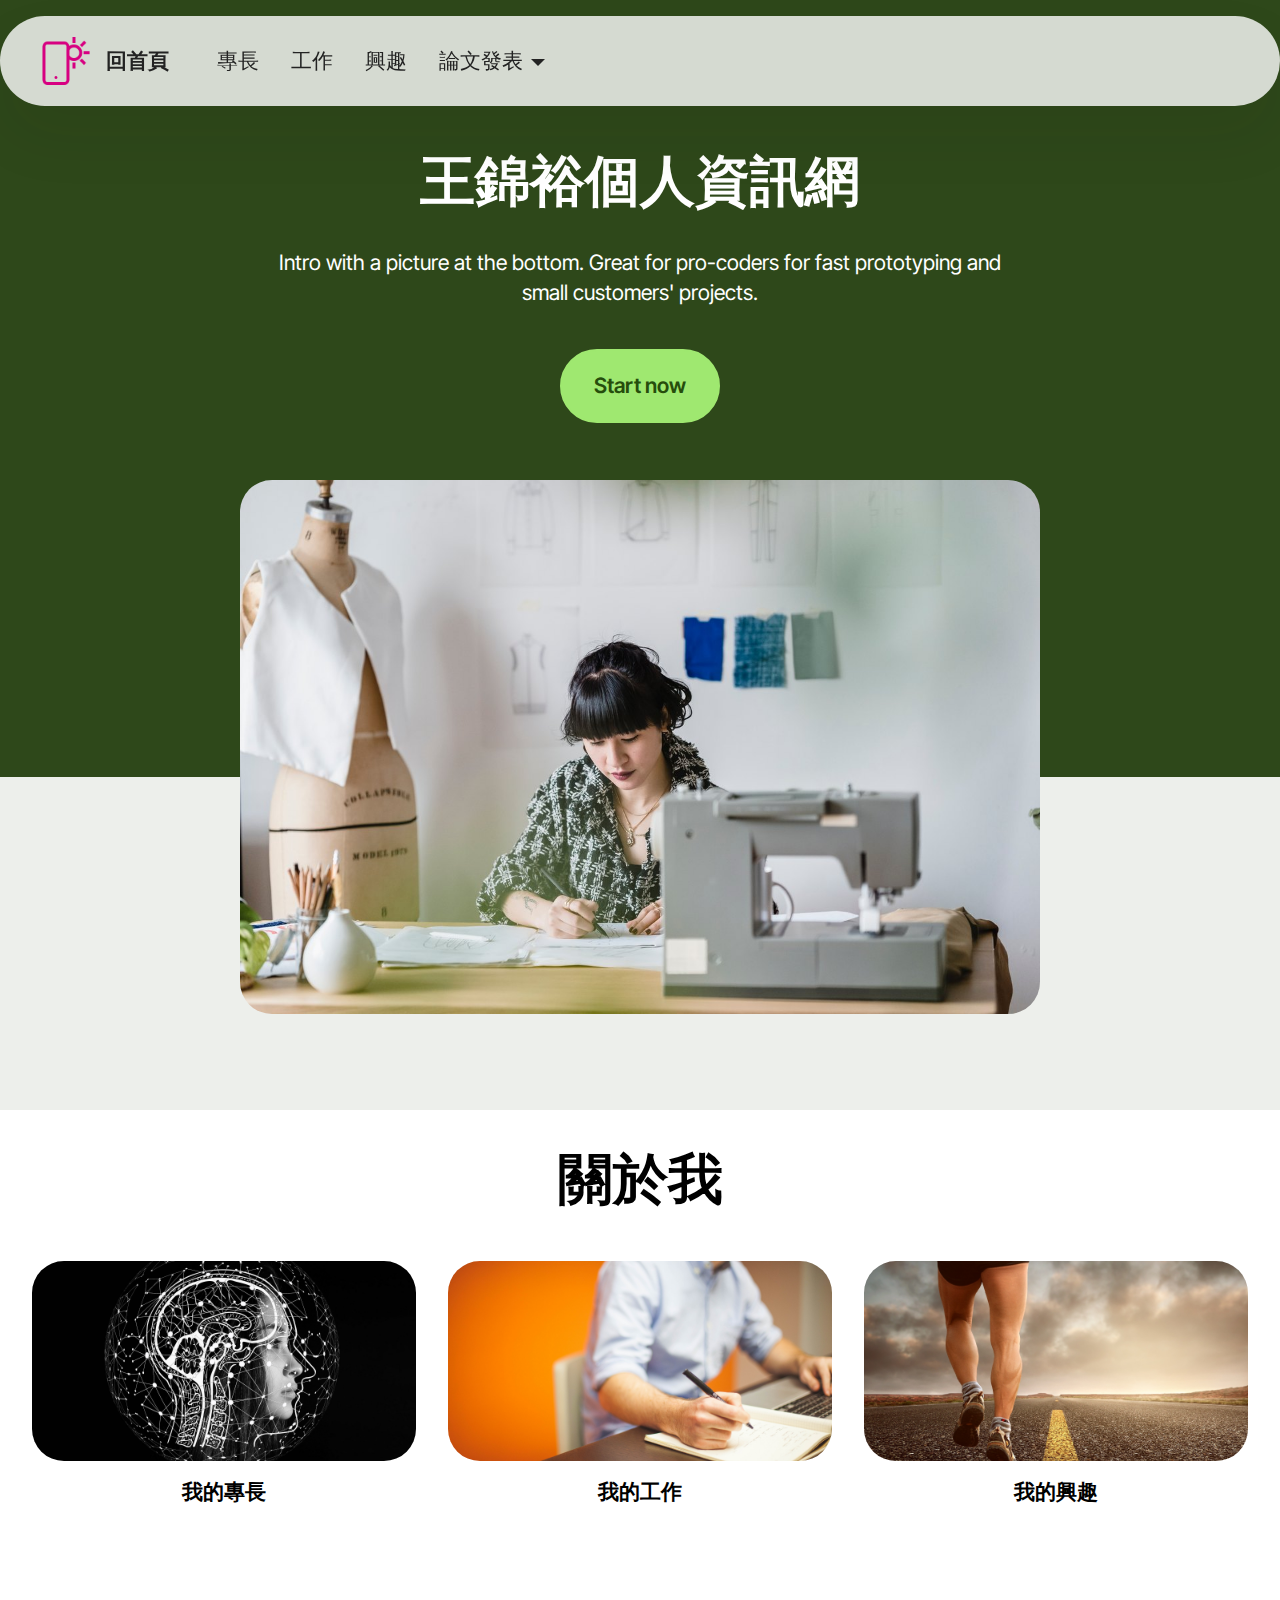
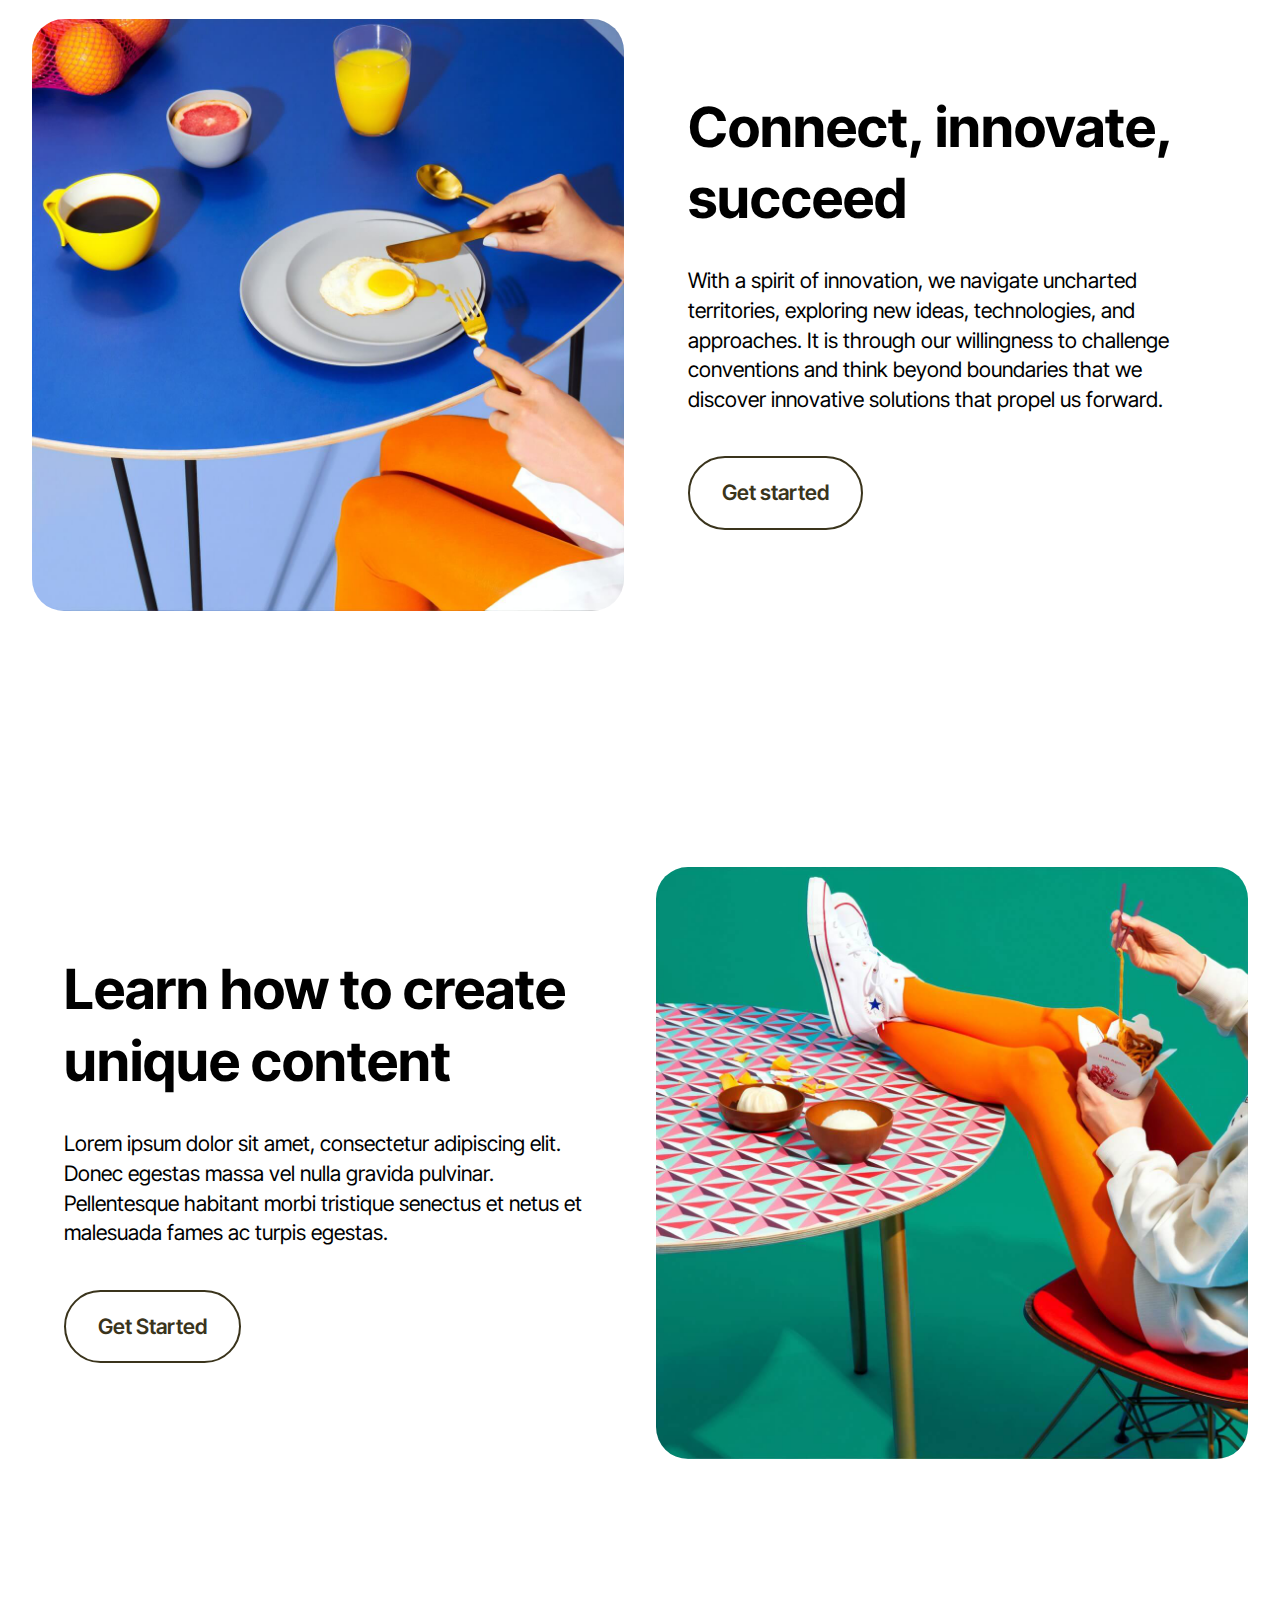
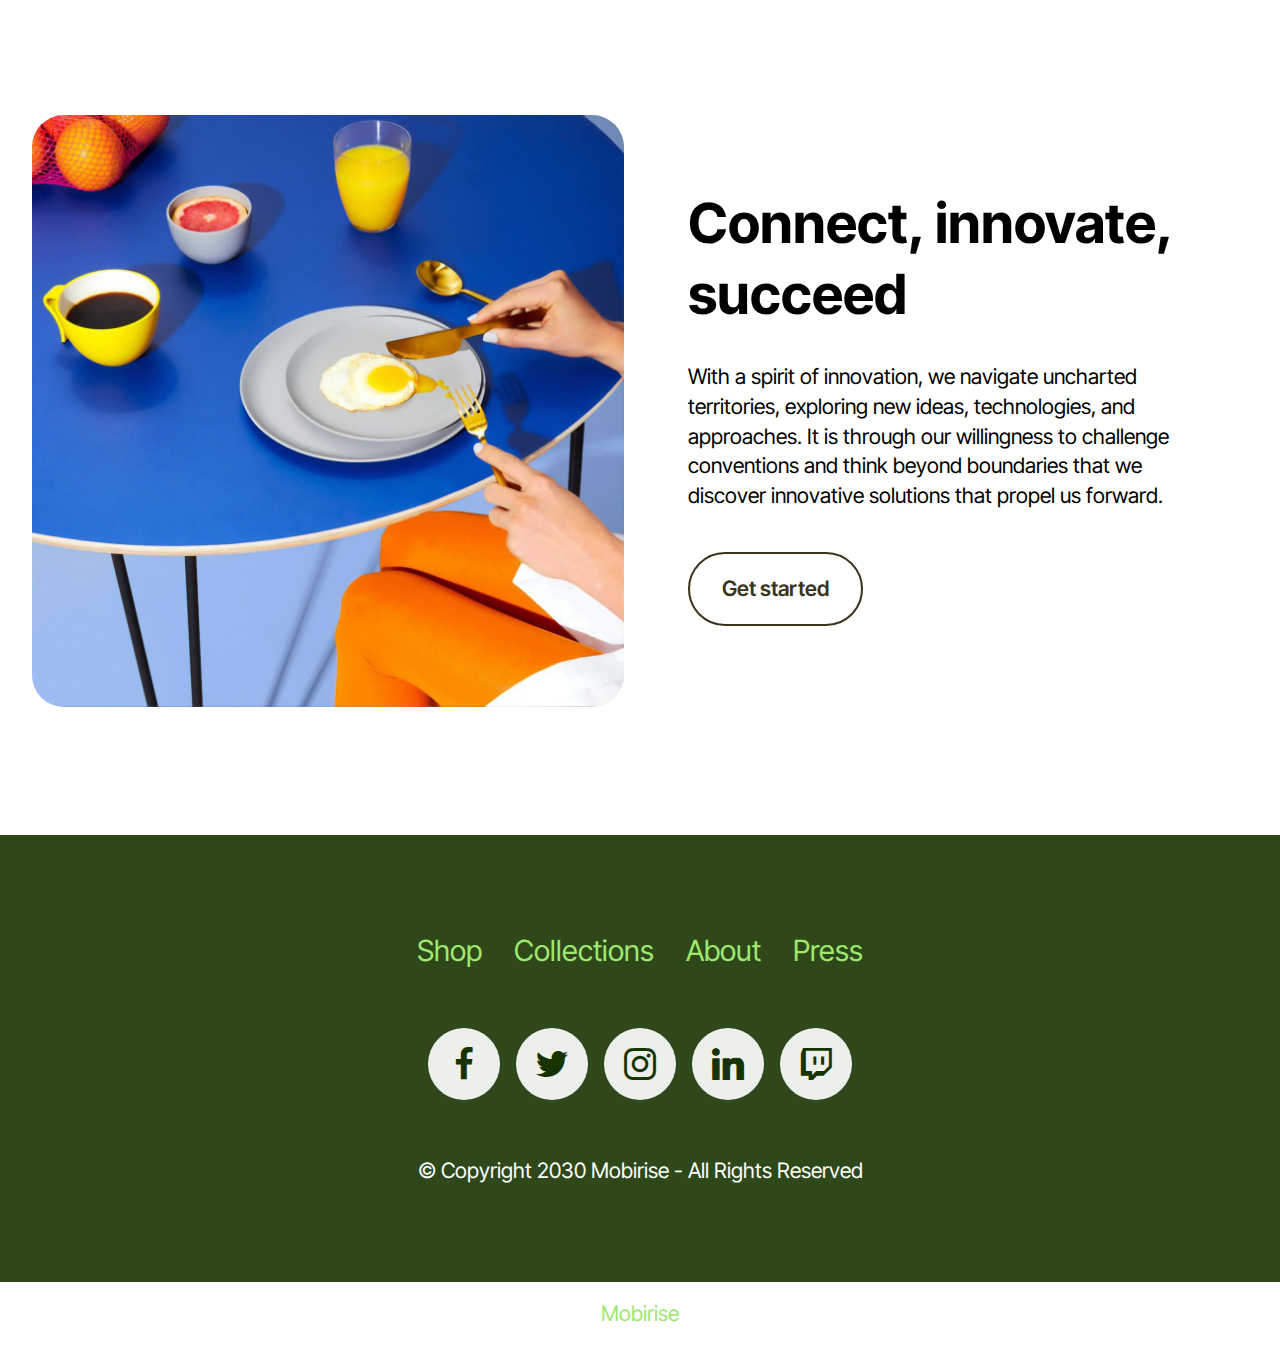
<file: index.html>
<!DOCTYPE html>
<html  >
<head>
  <!-- Site made with Mobirise Website Builder v5.9.17, https://mobirise.com -->
  <meta charset="UTF-8">
  <meta http-equiv="X-UA-Compatible" content="IE=edge">
  <meta name="generator" content="Mobirise v5.9.17, mobirise.com">
  <meta name="viewport" content="width=device-width, initial-scale=1, minimum-scale=1">
  <link rel="shortcut icon" href="assets/images/logo.png" type="image/x-icon">
  <meta name="description" content="">
  
  
  <title>Chinyu Studio</title>
  <link rel="stylesheet" href="assets/web/assets/mobirise-icons2/mobirise2.css">
  <link rel="stylesheet" href="assets/bootstrap/css/bootstrap.min.css">
  <link rel="stylesheet" href="assets/bootstrap/css/bootstrap-grid.min.css">
  <link rel="stylesheet" href="assets/bootstrap/css/bootstrap-reboot.min.css">
  <link rel="stylesheet" href="assets/dropdown/css/style.css">
  <link rel="stylesheet" href="assets/socicon/css/styles.css">
  <link rel="stylesheet" href="assets/theme/css/style.css">
  <link rel="preload" href="https://fonts.googleapis.com/css2?family=Inter+Tight:wght@400;700&display=swap&display=swap" as="style" onload="this.onload=null;this.rel='stylesheet'">
  <noscript><link rel="stylesheet" href="https://fonts.googleapis.com/css2?family=Inter+Tight:wght@400;700&display=swap&display=swap"></noscript>
  <link rel="preload" as="style" href="assets/mobirise/css/mbr-additional.css?v=lufMfZ"><link rel="stylesheet" href="assets/mobirise/css/mbr-additional.css?v=lufMfZ" type="text/css">

  
  
  
</head>
<body>
  
  <section data-bs-version="5.1" class="menu menu1 cid-uaa4lYyRqa" once="menu" id="menu01-0">
	

	<nav class="navbar navbar-dropdown navbar-fixed-top navbar-expand-lg">
		<div class="container">
			<div class="navbar-brand">
				<span class="navbar-logo">
					
						<img src="assets/images/logo.png" alt="Mobirise Website Builder" style="height: 3rem;">
					
				</span>
				<span class="navbar-caption-wrap"><a class="navbar-caption text-black text-primary display-4" href="index.html#top">回首頁</a></span>
			</div>
			<button class="navbar-toggler" type="button" data-toggle="collapse" data-bs-toggle="collapse" data-target="#navbarSupportedContent" data-bs-target="#navbarSupportedContent" aria-controls="navbarNavAltMarkup" aria-expanded="false" aria-label="Toggle navigation">
				<div class="hamburger">
					<span></span>
					<span></span>
					<span></span>
					<span></span>
				</div>
			</button>
			<div class="collapse navbar-collapse" id="navbarSupportedContent">
				<ul class="navbar-nav nav-dropdown nav-right" data-app-modern-menu="true"><li class="nav-item">
						<a class="nav-link link text-black text-primary display-4" href="index.html#article04-4" aria-expanded="false">專長</a>
					</li><li class="nav-item">
						<a class="nav-link link text-black text-primary display-4" href="index.html#article02-5">工作</a>
					</li><li class="nav-item">
						<a class="nav-link link text-black text-primary display-4" href="index.html#article02-3">興趣</a>
					</li><li class="nav-item dropdown"><a class="nav-link link text-black text-primary dropdown-toggle display-4" href="index.html#article02-5" data-toggle="dropdown-submenu" data-bs-toggle="dropdown" data-bs-auto-close="outside" aria-expanded="false">論文發表</a><div class="dropdown-menu" aria-labelledby="dropdown-577"><div class="dropdown"><a class="text-black text-primary dropdown-item dropdown-toggle display-4" href="index.html#article02-5" data-toggle="dropdown-submenu" data-bs-toggle="dropdown" data-bs-auto-close="outside" aria-expanded="false">期刊論文</a><div class="dropdown-menu dropdown-submenu" aria-labelledby="dropdown-370"><a class="text-black text-primary dropdown-item display-4" href="index.html#article02-5">Journal 1</a><a class="text-black text-primary dropdown-item show display-4" href="index.html#article02-5">Journal 2</a><a class="text-black text-primary dropdown-item display-4" href="index.html#article02-5">Journal 3</a></div></div><a class="text-black text-primary show dropdown-item display-4" href="index.html#article02-5">研討會論文</a><a class="text-black text-primary show dropdown-item display-4" href="page1.html">專書</a></div></li></ul>
				
				
			</div>
		</div>
	</nav>
</section>

<section data-bs-version="5.1" class="header5 cid-uaacbX6mOP" id="header05-9">
	

	
	
	<div class="topbg"></div>
	<div class="align-center container-fluid">
		<div class="row justify-content-center">
			<div class="col-md-12 content-head">
				<h1 class="mbr-section-title mbr-fonts-style mb-4 display-2"><strong>王錦裕個人資訊網</strong></h1>
				<p class="mbr-text mbr-fonts-style mb-4 display-7">
					Intro with a picture at the bottom. Great for pro-coders for fast prototyping and small customers'
					projects.
				</p>
				<div class="mbr-section-btn mt-3">
					<a class="btn btn-primary display-7" href="https://mobiri.se">Start now</a>
				</div>
			</div>
		</div>
		<div class="row mt-5 justify-content-center">
			<div class="col-12 col-lg-8">
				<img src="assets/images/6.jpg" alt="Mobirise Website Builder" title="">
			</div>
		</div>
	</div>
</section>

<section data-bs-version="5.1" class="features13 start cid-uaa4tPtdWT" id="features013-2">
    

<div class="container-fluid">
  <div class="row justify-content-center">
    <div class="col-12 content-head">
      <div class="mbr-section-head mb-5">
        <h4 class="mbr-section-title mbr-fonts-style align-center mb-0 display-2">
          <strong>關於我</strong></h4>
        
      </div>
    </div>
  </div>
  <div class="row mbr-section-content">
    <div class="item features-image col-6 col-md-4 col-lg-4">
      <div class="item-wrapper">
        <div class="item-img">
          <img src="assets/images/mbr-1.jpg" alt="Mobirise Website Builder" title="" data-slide-to="0" data-bs-slide-to="0">
        </div>
        <div class="item-content align-left mt-3">
          <h5 class="item-title mbr-fonts-style mb-3 display-7">
            <strong>我的專長</strong></h5>
          
          
        </div>
        
      </div>
    </div>
    <div class="item features-image col-6 col-md-4 col-lg-4">
      <div class="item-wrapper">
        <div class="item-img">
          <img src="assets/images/mbr.jpg" alt="Mobirise Website Builder" title="" data-slide-to="1" data-bs-slide-to="1">
        </div>
        <div class="item-content align-left mt-3">
          <h5 class="item-title mbr-fonts-style mb-3 display-7">
            <strong>我的工作</strong></h5>
          
          
        </div>
        
      </div>
    </div>
    <div class="item features-image col-6 col-md-4 col-lg-4">
      <div class="item-wrapper">
        <div class="item-img">
          <img src="assets/images/mbr-2.jpg" alt="Mobirise Website Builder" title="" data-slide-to="2" data-bs-slide-to="2">
        </div>
        <div class="item-content align-left mt-3">
          <h5 class="item-title mbr-fonts-style mb-3 display-7">
            <strong>我的興趣</strong></h5>
          
          
        </div>
        
      </div>
    </div>
    
    
    

  </div>
</div>
</section>

<section data-bs-version="5.1" class="start article2 cid-uaa4CtVsVO" id="article02-3">
	

	
	

	<div class="container">
		<div class="row justify-content-center">
			<div class="col-12 col-md-12 col-lg-6 image-wrapper">
				<img class="w-100" src="assets/images/gallery03.jpg" alt="Mobirise Website Builder">
			</div>
			<div class="col-12 col-md-12 col-lg">
				<div class="text-wrapper align-left">
					<h1 class="mbr-section-title mbr-fonts-style mb-4 display-2">
						<strong>Connect, innovate, succeed</strong>
					</h1>
					<p class="mbr-text align-left mbr-fonts-style mb-4 display-7">
					With a spirit of innovation, we navigate uncharted territories, exploring new ideas, technologies, and approaches. It is through our willingness to challenge conventions and think beyond boundaries that we discover innovative solutions that propel us forward.
					</p>
					<div class="mbr-section-btn align-left mt-3">
						<a class="btn btn-success-outline display-7" href="https://mobiri.se">Get started</a>
					</div>
				</div>
			</div>
		</div>
	</div>
</section>

<section data-bs-version="5.1" class="start article4 cid-uaa4DjrIy7" id="article04-4">
	

	
	

	<div class="container">
		<div class="row justify-content-center">
			<div class="col-12 col-md-12 col-lg-6 image-wrapper">
				<img class="w-100" src="assets/images/gallery04.jpg" alt="Mobirise Website Builder">
			</div>
			<div class="col-12 col-md-12 col-lg">
				<div class="text-wrapper align-left">
					<h1 class="mbr-section-title mbr-fonts-style mb-4 display-2">
						<strong>Learn how to create unique content</strong>
					</h1>
					<p class="mbr-text mbr-fonts-style mb-4 display-7">
						Lorem ipsum dolor sit amet, consectetur adipiscing elit. Donec egestas massa vel nulla gravida
						pulvinar. Pellentesque habitant morbi tristique senectus et netus et malesuada fames ac turpis
						egestas.
					</p>
					<div class="mbr-section-btn mt-3">
						<a class="btn btn-lg btn-success-outline display-7" href="https://mobiri.se">Get Started</a>
					</div>
				</div>
			</div>
		</div>
	</div>
</section>

<section data-bs-version="5.1" class="start article2 cid-uaa4DYQ6yi" id="article02-5">
	

	
	

	<div class="container">
		<div class="row justify-content-center">
			<div class="col-12 col-md-12 col-lg-6 image-wrapper">
				<img class="w-100" src="assets/images/gallery03.jpg" alt="Mobirise Website Builder">
			</div>
			<div class="col-12 col-md-12 col-lg">
				<div class="text-wrapper align-left">
					<h1 class="mbr-section-title mbr-fonts-style mb-4 display-2">
						<strong>Connect, innovate, succeed</strong>
					</h1>
					<p class="mbr-text align-left mbr-fonts-style mb-4 display-7">
					With a spirit of innovation, we navigate uncharted territories, exploring new ideas, technologies, and approaches. It is through our willingness to challenge conventions and think beyond boundaries that we discover innovative solutions that propel us forward.
					</p>
					<div class="mbr-section-btn align-left mt-3">
						<a class="btn btn-success-outline display-7" href="https://mobiri.se">Get started</a>
					</div>
				</div>
			</div>
		</div>
	</div>
</section>

<section data-bs-version="5.1" class="footer3 cid-uaa4MCtz2U" once="footers" id="footer03-6">

        

    

    <div class="container">
        <div class="row">
            <div class="row-links">
                <ul class="header-menu">
                  
                  
                  
                  
                <li class="header-menu-item mbr-fonts-style display-5">
                    <a href="#" class="text-primary">Shop</a>
                  </li><li class="header-menu-item mbr-fonts-style display-5">
                    <a href="#" class="text-primary">Collections</a>
                  </li><li class="header-menu-item mbr-fonts-style display-5">
                    <a href="#" class="text-primary">About</a>
                  </li><li class="header-menu-item mbr-fonts-style display-5">
                    <a href="#" class="text-primary">Press</a>
                  </li></ul>
              </div>

            <div class="col-12 mt-4">
                <div class="social-row">
                    <div class="soc-item">
                        <a href="https://mobiri.se/" target="_blank">
                            <span class="mbr-iconfont socicon socicon-facebook display-7"></span>
                        </a>
                    </div>
                    <div class="soc-item">
                        <a href="https://mobiri.se/" target="_blank">
                            <span class="mbr-iconfont socicon-twitter socicon"></span>
                        </a>
                    </div>
                    <div class="soc-item">
                        <a href="https://mobiri.se/" target="_blank">
                            <span class="mbr-iconfont socicon-instagram socicon"></span>
                        </a>
                    </div>
                    <div class="soc-item">
                        <a href="https://mobiri.se/" target="_blank">
                            <span class="mbr-iconfont socicon socicon-linkedin"></span>
                        </a>
                    </div>
                    <div class="soc-item">
                        <a href="https://mobiri.se/" target="_blank">
                            <span class="mbr-iconfont socicon socicon-twitch"></span>
                        </a>
                    </div>
                </div>
            </div>
            <div class="col-12 mt-5">
                <p class="mbr-fonts-style copyright display-7">
                    © Copyright 2030 Mobirise - All Rights Reserved
                </p>
            </div>
        </div>
    </div>
</section><section class="display-7" style="padding: 0;align-items: center;justify-content: center;flex-wrap: wrap;    align-content: center;display: flex;position: relative;height: 4rem;"><a href="https://mobiri.se/2207407" style="flex: 1 1;height: 4rem;position: absolute;width: 100%;z-index: 1;"><img alt="" style="height: 4rem;" src="[data-uri]"></a><p style="margin: 0;text-align: center;" class="display-7">&#8204;</p><a style="z-index:1" href="https://mobirise.com">Mobirise </a></section><script src="assets/bootstrap/js/bootstrap.bundle.min.js"></script>  <script src="assets/smoothscroll/smooth-scroll.js"></script>  <script src="assets/ytplayer/index.js"></script>  <script src="assets/dropdown/js/navbar-dropdown.js"></script>  <script src="assets/theme/js/script.js"></script>  
  
  
</body>
</html>
</file>
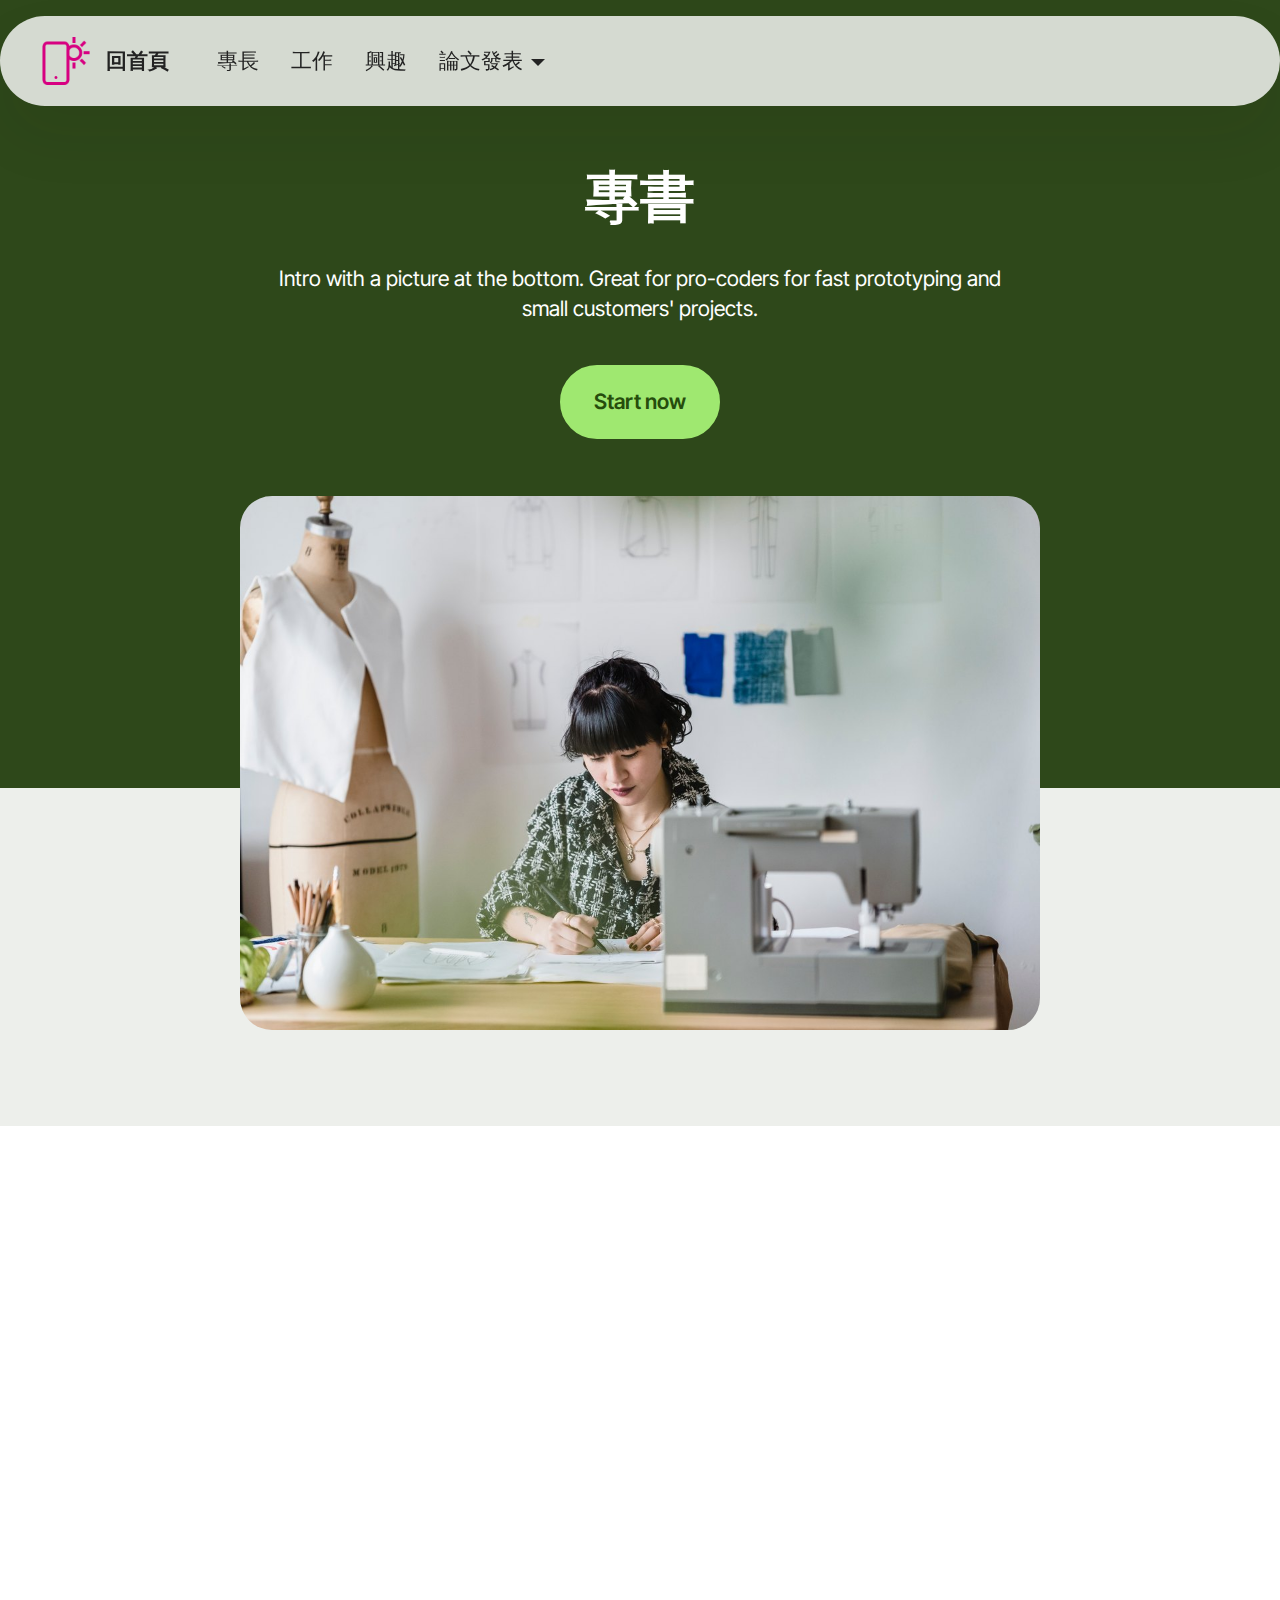
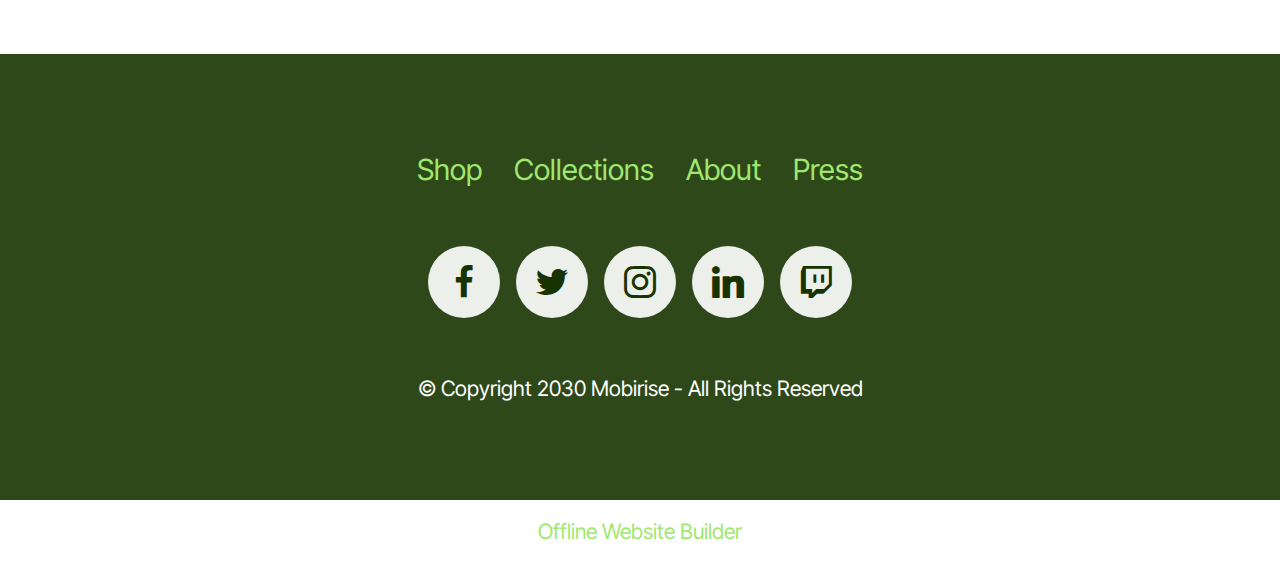
<file: page1.html>
<!DOCTYPE html>
<html  >
<head>
  <!-- Site made with Mobirise Website Builder v5.9.17, https://mobirise.com -->
  <meta charset="UTF-8">
  <meta http-equiv="X-UA-Compatible" content="IE=edge">
  <meta name="generator" content="Mobirise v5.9.17, mobirise.com">
  <meta name="viewport" content="width=device-width, initial-scale=1, minimum-scale=1">
  <link rel="shortcut icon" href="assets/images/logo.png" type="image/x-icon">
  <meta name="description" content="">
  
  
  <title>OOOO</title>
  <link rel="stylesheet" href="assets/web/assets/mobirise-icons2/mobirise2.css">
  <link rel="stylesheet" href="assets/bootstrap/css/bootstrap.min.css">
  <link rel="stylesheet" href="assets/bootstrap/css/bootstrap-grid.min.css">
  <link rel="stylesheet" href="assets/bootstrap/css/bootstrap-reboot.min.css">
  <link rel="stylesheet" href="assets/dropdown/css/style.css">
  <link rel="stylesheet" href="assets/socicon/css/styles.css">
  <link rel="stylesheet" href="assets/theme/css/style.css">
  <link rel="preload" href="https://fonts.googleapis.com/css2?family=Inter+Tight:wght@400;700&display=swap&display=swap" as="style" onload="this.onload=null;this.rel='stylesheet'">
  <noscript><link rel="stylesheet" href="https://fonts.googleapis.com/css2?family=Inter+Tight:wght@400;700&display=swap&display=swap"></noscript>
  <link rel="preload" as="style" href="assets/mobirise/css/mbr-additional.css?v=gwXkdX"><link rel="stylesheet" href="assets/mobirise/css/mbr-additional.css?v=gwXkdX" type="text/css">

  
  
  
</head>
<body>
  
  <section data-bs-version="5.1" class="menu menu1 cid-uaa4lYyRqa" once="menu" id="menu01-a">
	

	<nav class="navbar navbar-dropdown navbar-fixed-top navbar-expand-lg">
		<div class="container">
			<div class="navbar-brand">
				<span class="navbar-logo">
					
						<img src="assets/images/logo.png" alt="Mobirise Website Builder" style="height: 3rem;">
					
				</span>
				<span class="navbar-caption-wrap"><a class="navbar-caption text-black text-primary display-4" href="index.html">回首頁</a></span>
			</div>
			<button class="navbar-toggler" type="button" data-toggle="collapse" data-bs-toggle="collapse" data-target="#navbarSupportedContent" data-bs-target="#navbarSupportedContent" aria-controls="navbarNavAltMarkup" aria-expanded="false" aria-label="Toggle navigation">
				<div class="hamburger">
					<span></span>
					<span></span>
					<span></span>
					<span></span>
				</div>
			</button>
			<div class="collapse navbar-collapse" id="navbarSupportedContent">
				<ul class="navbar-nav nav-dropdown nav-right" data-app-modern-menu="true"><li class="nav-item">
						<a class="nav-link link text-black text-primary display-4" href="index.html#article04-4" aria-expanded="false">專長</a>
					</li><li class="nav-item">
						<a class="nav-link link text-black text-primary display-4" href="index.html#article02-5">工作</a>
					</li><li class="nav-item">
						<a class="nav-link link text-black text-primary display-4" href="index.html#article02-3">興趣</a>
					</li><li class="nav-item dropdown"><a class="nav-link link text-black text-primary dropdown-toggle display-4" href="index.html#article02-5" data-toggle="dropdown-submenu" data-bs-toggle="dropdown" data-bs-auto-close="outside" aria-expanded="false">論文發表</a><div class="dropdown-menu" aria-labelledby="dropdown-577"><div class="dropdown"><a class="text-black text-primary dropdown-item dropdown-toggle display-4" href="index.html#article02-5" data-toggle="dropdown-submenu" data-bs-toggle="dropdown" data-bs-auto-close="outside" aria-expanded="false">期刊論文</a><div class="dropdown-menu dropdown-submenu" aria-labelledby="dropdown-370"><a class="text-black text-primary dropdown-item display-4" href="index.html#article02-5">Journal 1</a><a class="text-black text-primary dropdown-item show display-4" href="index.html#article02-5">Journal 2</a><a class="text-black text-primary dropdown-item display-4" href="index.html#article02-5">Journal 3</a></div></div><a class="text-black text-primary show dropdown-item display-4" href="index.html#article02-5">研討會論文</a><a class="text-black text-primary show dropdown-item display-4" href="page1.html">專書</a></div></li></ul>
				
				
			</div>
		</div>
	</nav>
</section>

<section data-bs-version="5.1" class="header5 cid-uaacjexHox" id="header05-c">
	

	
	
	<div class="topbg"></div>
	<div class="align-center container-fluid">
		<div class="row justify-content-center">
			<div class="col-md-12 content-head">
				<h1 class="mbr-section-title mbr-fonts-style mb-4 display-2">
					<strong>專書</strong></h1>
				<p class="mbr-text mbr-fonts-style mb-4 display-7">
					Intro with a picture at the bottom. Great for pro-coders for fast prototyping and small customers'
					projects.
				</p>
				<div class="mbr-section-btn mt-3">
					<a class="btn btn-primary display-7" href="https://mobiri.se">Start now</a>
				</div>
			</div>
		</div>
		<div class="row mt-5 justify-content-center">
			<div class="col-12 col-lg-8">
				<img src="assets/images/6.jpg" alt="Mobirise Website Builder" title="">
			</div>
		</div>
	</div>
</section>


<br>
<iframe src="https://www.google.com/maps/d/embed?mid=1aTfnmbU4QAvxg4I1_EPkV_9xmEcsms8&ehbc=2E312F" width="640" height="480"></iframe>
<br>
<section data-bs-version="5.1" class="footer3 cid-uaa4MCtz2U" once="footers" id="footer03-b">

        

    

    <div class="container">
        <div class="row">
            <div class="row-links">
                <ul class="header-menu">
                  
                  
                  
                  
                <li class="header-menu-item mbr-fonts-style display-5">
                    <a href="#" class="text-primary">Shop</a>
                  </li><li class="header-menu-item mbr-fonts-style display-5">
                    <a href="#" class="text-primary">Collections</a>
                  </li><li class="header-menu-item mbr-fonts-style display-5">
                    <a href="#" class="text-primary">About</a>
                  </li><li class="header-menu-item mbr-fonts-style display-5">
                    <a href="#" class="text-primary">Press</a>
                  </li></ul>
              </div>

            <div class="col-12 mt-4">
                <div class="social-row">
                    <div class="soc-item">
                        <a href="https://mobiri.se/" target="_blank">
                            <span class="mbr-iconfont socicon socicon-facebook display-7"></span>
                        </a>
                    </div>
                    <div class="soc-item">
                        <a href="https://mobiri.se/" target="_blank">
                            <span class="mbr-iconfont socicon-twitter socicon"></span>
                        </a>
                    </div>
                    <div class="soc-item">
                        <a href="https://mobiri.se/" target="_blank">
                            <span class="mbr-iconfont socicon-instagram socicon"></span>
                        </a>
                    </div>
                    <div class="soc-item">
                        <a href="https://mobiri.se/" target="_blank">
                            <span class="mbr-iconfont socicon socicon-linkedin"></span>
                        </a>
                    </div>
                    <div class="soc-item">
                        <a href="https://mobiri.se/" target="_blank">
                            <span class="mbr-iconfont socicon socicon-twitch"></span>
                        </a>
                    </div>
                </div>
            </div>
            <div class="col-12 mt-5">
                <p class="mbr-fonts-style copyright display-7">
                    © Copyright 2030 Mobirise - All Rights Reserved
                </p>
            </div>
        </div>
    </div>
</section><section class="display-7" style="padding: 0;align-items: center;justify-content: center;flex-wrap: wrap;    align-content: center;display: flex;position: relative;height: 4rem;"><a href="https://mobiri.se/2207407" style="flex: 1 1;height: 4rem;position: absolute;width: 100%;z-index: 1;"><img alt="" style="height: 4rem;" src="[data-uri]"></a><p style="margin: 0;text-align: center;" class="display-7">&#8204;</p><a style="z-index:1" href="https://mobirise.com/offline-website-builder.html">Offline Website Builder</a></section><script src="assets/bootstrap/js/bootstrap.bundle.min.js"></script>  <script src="assets/smoothscroll/smooth-scroll.js"></script>  <script src="assets/ytplayer/index.js"></script>  <script src="assets/dropdown/js/navbar-dropdown.js"></script>  <script src="assets/theme/js/script.js"></script>  
  
  
</body>
</html>
</file>
<file: assets/web/assets/mobirise-icons2/mobirise2.css>
@font-face {
  font-family: 'Moririse2';
  font-display: swap;
  src:  url('mobirise2.eot?f2bix4');
  src:  url('mobirise2.eot?f2bix4#iefix') format('embedded-opentype'),
    url('mobirise2.ttf?f2bix4') format('truetype'),
    url('mobirise2.woff?f2bix4') format('woff'),
    url('mobirise2.svg?f2bix4#mobirise2') format('svg');
  font-weight: normal;
  font-style: normal;
}

[class^="mobi-"], [class*=" mobi-"] {
  /* use !important to prevent issues with browser extensions that change fonts */
  font-family: 'Moririse2' !important;
  speak: none;
  font-style: normal;
  font-weight: normal;
  font-variant: normal;
  text-transform: none;
  line-height: 1;

  /* Better Font Rendering =========== */
  -webkit-font-smoothing: antialiased;
  -moz-osx-font-smoothing: grayscale;
}

.mobi-mbri-add-submenu:before {
  content: "\e900";
}
.mobi-mbri-alert:before {
  content: "\e901";
}
.mobi-mbri-align-center:before {
  content: "\e902";
}
.mobi-mbri-align-justify:before {
  content: "\e903";
}
.mobi-mbri-align-left:before {
  content: "\e904";
}
.mobi-mbri-align-right:before {
  content: "\e905";
}
.mobi-mbri-android:before {
  content: "\e906";
}
.mobi-mbri-apple:before {
  content: "\e907";
}
.mobi-mbri-arrow-down:before {
  content: "\e908";
}
.mobi-mbri-arrow-next:before {
  content: "\e909";
}
.mobi-mbri-arrow-prev:before {
  content: "\e90a";
}
.mobi-mbri-arrow-up:before {
  content: "\e90b";
}
.mobi-mbri-bold:before {
  content: "\e90c";
}
.mobi-mbri-bookmark:before {
  content: "\e90d";
}
.mobi-mbri-bootstrap:before {
  content: "\e90e";
}
.mobi-mbri-briefcase:before {
  content: "\e90f";
}
.mobi-mbri-browse:before {
  content: "\e910";
}
.mobi-mbri-bulleted-list:before {
  content: "\e911";
}
.mobi-mbri-calendar:before {
  content: "\e912";
}
.mobi-mbri-camera:before {
  content: "\e913";
}
.mobi-mbri-cart-add:before {
  content: "\e914";
}
.mobi-mbri-cart-full:before {
  content: "\e915";
}
.mobi-mbri-cash:before {
  content: "\e916";
}
.mobi-mbri-change-style:before {
  content: "\e917";
}
.mobi-mbri-chat:before {
  content: "\e918";
}
.mobi-mbri-clock:before {
  content: "\e919";
}
.mobi-mbri-close:before {
  content: "\e91a";
}
.mobi-mbri-cloud:before {
  content: "\e91b";
}
.mobi-mbri-code:before {
  content: "\e91c";
}
.mobi-mbri-contact-form:before {
  content: "\e91d";
}
.mobi-mbri-credit-card:before {
  content: "\e91e";
}
.mobi-mbri-cursor-click:before {
  content: "\e91f";
}
.mobi-mbri-cust-feedback:before {
  content: "\e920";
}
.mobi-mbri-database:before {
  content: "\e921";
}
.mobi-mbri-delivery:before {
  content: "\e922";
}
.mobi-mbri-desktop:before {
  content: "\e923";
}
.mobi-mbri-devices:before {
  content: "\e924";
}
.mobi-mbri-down:before {
  content: "\e925";
}
.mobi-mbri-download-2:before {
  content: "\e926";
}
.mobi-mbri-download:before {
  content: "\e927";
}
.mobi-mbri-drag-n-drop-2:before {
  content: "\e928";
}
.mobi-mbri-drag-n-drop:before {
  content: "\e929";
}
.mobi-mbri-edit-2:before {
  content: "\e92a";
}
.mobi-mbri-edit:before {
  content: "\e92b";
}
.mobi-mbri-error:before {
  content: "\e92c";
}
.mobi-mbri-extension:before {
  content: "\e92d";
}
.mobi-mbri-features:before {
  content: "\e92e";
}
.mobi-mbri-file:before {
  content: "\e92f";
}
.mobi-mbri-flag:before {
  content: "\e930";
}
.mobi-mbri-folder:before {
  content: "\e931";
}
.mobi-mbri-gift:before {
  content: "\e932";
}
.mobi-mbri-github:before {
  content: "\e933";
}
.mobi-mbri-globe-2:before {
  content: "\e934";
}
.mobi-mbri-globe:before {
  content: "\e935";
}
.mobi-mbri-growing-chart:before {
  content: "\e936";
}
.mobi-mbri-hearth:before {
  content: "\e937";
}
.mobi-mbri-help:before {
  content: "\e938";
}
.mobi-mbri-home:before {
  content: "\e939";
}
.mobi-mbri-hot-cup:before {
  content: "\e93a";
}
.mobi-mbri-idea:before {
  content: "\e93b";
}
.mobi-mbri-image-gallery:before {
  content: "\e93c";
}
.mobi-mbri-image-slider:before {
  content: "\e93d";
}
.mobi-mbri-info:before {
  content: "\e93e";
}
.mobi-mbri-italic:before {
  content: "\e93f";
}
.mobi-mbri-key:before {
  content: "\e940";
}
.mobi-mbri-laptop:before {
  content: "\e941";
}
.mobi-mbri-layers:before {
  content: "\e942";
}
.mobi-mbri-left-right:before {
  content: "\e943";
}
.mobi-mbri-left:before {
  content: "\e944";
}
.mobi-mbri-letter:before {
  content: "\e945";
}
.mobi-mbri-like:before {
  content: "\e946";
}
.mobi-mbri-link:before {
  content: "\e947";
}
.mobi-mbri-lock:before {
  content: "\e948";
}
.mobi-mbri-login:before {
  content: "\e949";
}
.mobi-mbri-logout:before {
  content: "\e94a";
}
.mobi-mbri-magic-stick:before {
  content: "\e94b";
}
.mobi-mbri-map-pin:before {
  content: "\e94c";
}
.mobi-mbri-menu:before {
  content: "\e94d";
}
.mobi-mbri-mobile-2:before {
  content: "\e94e";
}
.mobi-mbri-mobile-horizontal:before {
  content: "\e94f";
}
.mobi-mbri-mobile:before {
  content: "\e950";
}
.mobi-mbri-mobirise:before {
  content: "\e951";
}
.mobi-mbri-more-horizontal:before {
  content: "\e952";
}
.mobi-mbri-more-vertical:before {
  content: "\e953";
}
.mobi-mbri-music:before {
  content: "\e954";
}
.mobi-mbri-new-file:before {
  content: "\e955";
}
.mobi-mbri-numbered-list:before {
  content: "\e956";
}
.mobi-mbri-opened-folder:before {
  content: "\e957";
}
.mobi-mbri-pages:before {
  content: "\e958";
}
.mobi-mbri-paper-plane:before {
  content: "\e959";
}
.mobi-mbri-paperclip:before {
  content: "\e95a";
}
.mobi-mbri-phone:before {
  content: "\e95b";
}
.mobi-mbri-photo:before {
  content: "\e95c";
}
.mobi-mbri-photos:before {
  content: "\e95d";
}
.mobi-mbri-pin:before {
  content: "\e95e";
}
.mobi-mbri-play:before {
  content: "\e95f";
}
.mobi-mbri-plus:before {
  content: "\e960";
}
.mobi-mbri-preview:before {
  content: "\e961";
}
.mobi-mbri-print:before {
  content: "\e962";
}
.mobi-mbri-protect:before {
  content: "\e963";
}
.mobi-mbri-question:before {
  content: "\e964";
}
.mobi-mbri-quote-left:before {
  content: "\e965";
}
.mobi-mbri-quote-right:before {
  content: "\e966";
}
.mobi-mbri-redo:before {
  content: "\e967";
}
.mobi-mbri-refresh:before {
  content: "\e968";
}
.mobi-mbri-responsive-2:before {
  content: "\e969";
}
.mobi-mbri-responsive:before {
  content: "\e96a";
}
.mobi-mbri-right:before {
  content: "\e96b";
}
.mobi-mbri-rocket:before {
  content: "\e96c";
}
.mobi-mbri-sad-face:before {
  content: "\e96d";
}
.mobi-mbri-sale:before {
  content: "\e96e";
}
.mobi-mbri-save:before {
  content: "\e96f";
}
.mobi-mbri-search:before {
  content: "\e970";
}
.mobi-mbri-setting-2:before {
  content: "\e971";
}
.mobi-mbri-setting-3:before {
  content: "\e972";
}
.mobi-mbri-setting:before {
  content: "\e973";
}
.mobi-mbri-share:before {
  content: "\e974";
}
.mobi-mbri-shopping-bag:before {
  content: "\e975";
}
.mobi-mbri-shopping-basket:before {
  content: "\e976";
}
.mobi-mbri-shopping-cart:before {
  content: "\e977";
}
.mobi-mbri-sites:before {
  content: "\e978";
}
.mobi-mbri-smile-face:before {
  content: "\e979";
}
.mobi-mbri-speed:before {
  content: "\e97a";
}
.mobi-mbri-star:before {
  content: "\e97b";
}
.mobi-mbri-success:before {
  content: "\e97c";
}
.mobi-mbri-sun:before {
  content: "\e97d";
}
.mobi-mbri-sun2:before {
  content: "\e97e";
}
.mobi-mbri-tablet-vertical:before {
  content: "\e97f";
}
.mobi-mbri-tablet:before {
  content: "\e980";
}
.mobi-mbri-target:before {
  content: "\e981";
}
.mobi-mbri-timer:before {
  content: "\e982";
}
.mobi-mbri-to-ftp:before {
  content: "\e983";
}
.mobi-mbri-to-local-drive:before {
  content: "\e984";
}
.mobi-mbri-touch-swipe:before {
  content: "\e985";
}
.mobi-mbri-touch:before {
  content: "\e986";
}
.mobi-mbri-trash:before {
  content: "\e987";
}
.mobi-mbri-underline:before {
  content: "\e988";
}
.mobi-mbri-undo:before {
  content: "\e989";
}
.mobi-mbri-unlink:before {
  content: "\e98a";
}
.mobi-mbri-unlock:before {
  content: "\e98b";
}
.mobi-mbri-up-down:before {
  content: "\e98c";
}
.mobi-mbri-up:before {
  content: "\e98d";
}
.mobi-mbri-update:before {
  content: "\e98e";
}
.mobi-mbri-upload-2:before {
  content: "\e98f";
}
.mobi-mbri-upload:before {
  content: "\e990";
}
.mobi-mbri-user-2:before {
  content: "\e991";
}
.mobi-mbri-user:before {
  content: "\e992";
}
.mobi-mbri-users:before {
  content: "\e993";
}
.mobi-mbri-video-play:before {
  content: "\e994";
}
.mobi-mbri-video:before {
  content: "\e995";
}
.mobi-mbri-watch:before {
  content: "\e996";
}
.mobi-mbri-website-theme-2:before {
  content: "\e997";
}
.mobi-mbri-website-theme:before {
  content: "\e998";
}
.mobi-mbri-wifi:before {
  content: "\e999";
}
.mobi-mbri-windows:before {
  content: "\e99a";
}
.mobi-mbri-zoom-in:before {
  content: "\e99b";
}
.mobi-mbri-zoom-out:before {
  content: "\e99c";
}
</file>
<file: assets/dropdown/css/style.css>
.navbar-dropdown {
  left: 0;
  padding: 0;
  position: absolute;
  right: 0;
  top: 0;
  transition: all 0.45s ease;
  z-index: 1030;
  background: #282828; }
  .navbar-dropdown .navbar-logo {
    margin-right: 0.8rem;
    transition: margin 0.3s ease-in-out;
    vertical-align: middle; }
    .navbar-dropdown .navbar-logo img {
      height: 3.125rem;
      transition: all 0.3s ease-in-out; }
    .navbar-dropdown .navbar-logo.mbr-iconfont {
      font-size: 3.125rem;
      line-height: 3.125rem; }
  .navbar-dropdown .navbar-caption {
    font-weight: 700;
    white-space: normal;
    vertical-align: -4px;
    line-height: 3.125rem !important; }
    .navbar-dropdown .navbar-caption, .navbar-dropdown .navbar-caption:hover {
      color: inherit;
      text-decoration: none; }
  .navbar-dropdown .mbr-iconfont + .navbar-caption {
    vertical-align: -1px; }
  .navbar-dropdown.navbar-fixed-top {
    position: fixed; }
  .navbar-dropdown .navbar-brand span {
    vertical-align: -4px; }
  .navbar-dropdown.bg-color.transparent {
    background: none; }
  .navbar-dropdown.navbar-short .navbar-brand {
    padding: 0.625rem 0; }
    .navbar-dropdown.navbar-short .navbar-brand span {
      vertical-align: -1px; }
  .navbar-dropdown.navbar-short .navbar-caption {
    line-height: 2.375rem !important;
    vertical-align: -2px; }
  .navbar-dropdown.navbar-short .navbar-logo {
    margin-right: 0.5rem; }
    .navbar-dropdown.navbar-short .navbar-logo img {
      height: 2.375rem; }
    .navbar-dropdown.navbar-short .navbar-logo.mbr-iconfont {
      font-size: 2.375rem;
      line-height: 2.375rem; }
  .navbar-dropdown.navbar-short .mbr-table-cell {
    height: 3.625rem; }
  .navbar-dropdown .navbar-close {
    left: 0.6875rem;
    position: fixed;
    top: 0.75rem;
    z-index: 1000; }
  .navbar-dropdown .hamburger-icon {
    content: "";
    display: inline-block;
    vertical-align: middle;
    width: 16px;
    -webkit-box-shadow: 0 -6px 0 1px #282828,0 0 0 1px #282828,0 6px 0 1px #282828;
    -moz-box-shadow: 0 -6px 0 1px #282828,0 0 0 1px #282828,0 6px 0 1px #282828;
    box-shadow: 0 -6px 0 1px #282828,0 0 0 1px #282828,0 6px 0 1px #282828; }

.dropdown-menu .dropdown-toggle[data-toggle="dropdown-submenu"]::after {
  border-bottom: 0.35em solid transparent;
  border-left: 0.35em solid;
  border-right: 0;
  border-top: 0.35em solid transparent;
  margin-left: 0.3rem; }

.dropdown-menu .dropdown-item:focus {
  outline: 0; }

.nav-dropdown {
  font-size: 0.75rem;
  font-weight: 500;
  height: auto !important; }
  .nav-dropdown .nav-btn {
    padding-left: 1rem; }
  .nav-dropdown .link {
    margin: .667em 1.667em;
    font-weight: 500;
    padding: 0;
    transition: color .2s ease-in-out; }
    .nav-dropdown .link.dropdown-toggle {
      margin-right: 2.583em; }
      .nav-dropdown .link.dropdown-toggle::after {
        margin-left: .25rem;
        border-top: 0.35em solid;
        border-right: 0.35em solid transparent;
        border-left: 0.35em solid transparent;
        border-bottom: 0; }
      .nav-dropdown .link.dropdown-toggle[aria-expanded="true"] {
        margin: 0;
        padding: 0.667em 3.263em  0.667em 1.667em; }
  .nav-dropdown .link::after,
  .nav-dropdown .dropdown-item::after {
    color: inherit; }
  .nav-dropdown .btn {
    font-size: 0.75rem;
    font-weight: 700;
    letter-spacing: 0;
    margin-bottom: 0;
    padding-left: 1.25rem;
    padding-right: 1.25rem; }
  .nav-dropdown .dropdown-menu {
    border-radius: 0;
    border: 0;
    left: 0;
    margin: 0;
    padding-bottom: 1.25rem;
    padding-top: 1.25rem;
    position: relative; }
  .nav-dropdown .dropdown-submenu {
    margin-left: 0.125rem;
    top: 0; }
  .nav-dropdown .dropdown-item {
    font-weight: 500;
    line-height: 2;
    padding: 0.3846em 4.615em 0.3846em 1.5385em;
    position: relative;
    transition: color .2s ease-in-out, background-color .2s ease-in-out; }
    .nav-dropdown .dropdown-item::after {
      margin-top: -0.3077em;
      position: absolute;
      right: 1.1538em;
      top: 50%; }
    .nav-dropdown .dropdown-item:focus, .nav-dropdown .dropdown-item:hover {
      background: none; }

@media (max-width: 767px) {
  .nav-dropdown.navbar-toggleable-sm {
    bottom: 0;
    display: none;
    left: 0;
    overflow-x: hidden;
    position: fixed;
    top: 0;
    transform: translateX(-100%);
    -ms-transform: translateX(-100%);
    -webkit-transform: translateX(-100%);
    width: 18.75rem;
    z-index: 999; } }
.nav-dropdown.navbar-toggleable-xl {
  bottom: 0;
  display: none;
  left: 0;
  overflow-x: hidden;
  position: fixed;
  top: 0;
  transform: translateX(-100%);
  -ms-transform: translateX(-100%);
  -webkit-transform: translateX(-100%);
  width: 18.75rem;
  z-index: 999; }

.nav-dropdown-sm {
  display: block !important;
  overflow-x: hidden;
  overflow: auto;
  padding-top: 3.875rem; }
  .nav-dropdown-sm::after {
    content: "";
    display: block;
    height: 3rem;
    width: 100%; }
  .nav-dropdown-sm.collapse.in ~ .navbar-close {
    display: block !important; }
  .nav-dropdown-sm.collapsing, .nav-dropdown-sm.collapse.in {
    transform: translateX(0);
    -ms-transform: translateX(0);
    -webkit-transform: translateX(0);
    transition: all 0.25s ease-out;
    -webkit-transition: all 0.25s ease-out;
    background: #282828; }
  .nav-dropdown-sm.collapsing[aria-expanded="false"] {
    transform: translateX(-100%);
    -ms-transform: translateX(-100%);
    -webkit-transform: translateX(-100%); }
  .nav-dropdown-sm .nav-item {
    display: block;
    margin-left: 0 !important;
    padding-left: 0; }
  .nav-dropdown-sm .link,
  .nav-dropdown-sm .dropdown-item {
    border-top: 1px dotted rgba(255, 255, 255, 0.1);
    font-size: 0.8125rem;
    line-height: 1.6;
    margin: 0 !important;
    padding: 0.875rem 2.4rem 0.875rem 1.5625rem !important;
    position: relative;
    white-space: normal; }
    .nav-dropdown-sm .link:focus, .nav-dropdown-sm .link:hover,
    .nav-dropdown-sm .dropdown-item:focus,
    .nav-dropdown-sm .dropdown-item:hover {
      background: rgba(0, 0, 0, 0.2) !important;
      color: #c0a375; }
  .nav-dropdown-sm .nav-btn {
    position: relative;
    padding: 1.5625rem 1.5625rem 0 1.5625rem; }
    .nav-dropdown-sm .nav-btn::before {
      border-top: 1px dotted rgba(255, 255, 255, 0.1);
      content: "";
      left: 0;
      position: absolute;
      top: 0;
      width: 100%; }
    .nav-dropdown-sm .nav-btn + .nav-btn {
      padding-top: 0.625rem; }
      .nav-dropdown-sm .nav-btn + .nav-btn::before {
        display: none; }
  .nav-dropdown-sm .btn {
    padding: 0.625rem 0; }
  .nav-dropdown-sm .dropdown-toggle[data-toggle="dropdown-submenu"]::after {
    margin-left: .25rem;
    border-top: 0.35em solid;
    border-right: 0.35em solid transparent;
    border-left: 0.35em solid transparent;
    border-bottom: 0; }
  .nav-dropdown-sm .dropdown-toggle[data-toggle="dropdown-submenu"][aria-expanded="true"]::after {
    border-top: 0;
    border-right: 0.35em solid transparent;
    border-left: 0.35em solid transparent;
    border-bottom: 0.35em solid; }
  .nav-dropdown-sm .dropdown-menu {
    margin: 0;
    padding: 0;
    position: relative;
    top: 0;
    left: 0;
    width: 100%;
    border: 0;
    float: none;
    border-radius: 0;
    background: none; }
  .nav-dropdown-sm .dropdown-submenu {
    left: 100%;
    margin-left: 0.125rem;
    margin-top: -1.25rem;
    top: 0; }

.navbar-toggleable-sm .nav-dropdown .dropdown-menu {
  position: absolute; }

.navbar-toggleable-sm .nav-dropdown .dropdown-submenu {
  left: 100%;
  margin-left: 0.125rem;
  margin-top: -1.25rem;
  top: 0; }

.navbar-toggleable-sm.opened .nav-dropdown .dropdown-menu {
  position: relative; }

.navbar-toggleable-sm.opened .nav-dropdown .dropdown-submenu {
  left: 0;
  margin-left: 00rem;
  margin-top: 0rem;
  top: 0; }

.is-builder .nav-dropdown.collapsing {
  transition: none !important; }
</file>
<file: assets/socicon/css/styles.css>
@charset "UTF-8";

@font-face {
  font-family: 'Socicon';
  src:  url('../fonts/socicon.eot');
  src:  url('../fonts/socicon.eot?#iefix') format('embedded-opentype'),
    url('../fonts/socicon.woff2') format('woff2'),
    url('../fonts/socicon.ttf') format('truetype'),
    url('../fonts/socicon.woff') format('woff'),
    url('../fonts/socicon.svg#socicon') format('svg');
  font-weight: normal;
  font-style: normal;
  font-display: swap;
}

[data-icon]:before {
  font-family: "socicon" !important;
  content: attr(data-icon);
  font-style: normal !important;
  font-weight: normal !important;
  font-variant: normal !important;
  text-transform: none !important;
  speak: none;
  line-height: 1;
  -webkit-font-smoothing: antialiased;
  -moz-osx-font-smoothing: grayscale;
}

[class^="socicon-"], [class*=" socicon-"] {
  /* use !important to prevent issues with browser extensions that change fonts */
  font-family: 'Socicon' !important;
  speak: none;
  font-style: normal;
  font-weight: normal;
  font-variant: normal;
  text-transform: none;
  line-height: 1;

  /* Better Font Rendering =========== */
  -webkit-font-smoothing: antialiased;
  -moz-osx-font-smoothing: grayscale;
}

.socicon-eitaa:before {
  content: "\e97c";
}
.socicon-soroush:before {
  content: "\e97d";
}
.socicon-bale:before {
  content: "\e97e";
}
.socicon-zazzle:before {
  content: "\e97b";
}
.socicon-society6:before {
  content: "\e97a";
}
.socicon-redbubble:before {
  content: "\e979";
}
.socicon-avvo:before {
  content: "\e978";
}
.socicon-stitcher:before {
  content: "\e977";
}
.socicon-googlehangouts:before {
  content: "\e974";
}
.socicon-dlive:before {
  content: "\e975";
}
.socicon-vsco:before {
  content: "\e976";
}
.socicon-flipboard:before {
  content: "\e973";
}
.socicon-ubuntu:before {
  content: "\e958";
}
.socicon-artstation:before {
  content: "\e959";
}
.socicon-invision:before {
  content: "\e95a";
}
.socicon-torial:before {
  content: "\e95b";
}
.socicon-collectorz:before {
  content: "\e95c";
}
.socicon-seenthis:before {
  content: "\e95d";
}
.socicon-googleplaymusic:before {
  content: "\e95e";
}
.socicon-debian:before {
  content: "\e95f";
}
.socicon-filmfreeway:before {
  content: "\e960";
}
.socicon-gnome:before {
  content: "\e961";
}
.socicon-itchio:before {
  content: "\e962";
}
.socicon-jamendo:before {
  content: "\e963";
}
.socicon-mix:before {
  content: "\e964";
}
.socicon-sharepoint:before {
  content: "\e965";
}
.socicon-tinder:before {
  content: "\e966";
}
.socicon-windguru:before {
  content: "\e967";
}
.socicon-cdbaby:before {
  content: "\e968";
}
.socicon-elementaryos:before {
  content: "\e969";
}
.socicon-stage32:before {
  content: "\e96a";
}
.socicon-tiktok:before {
  content: "\e96b";
}
.socicon-gitter:before {
  content: "\e96c";
}
.socicon-letterboxd:before {
  content: "\e96d";
}
.socicon-threema:before {
  content: "\e96e";
}
.socicon-splice:before {
  content: "\e96f";
}
.socicon-metapop:before {
  content: "\e970";
}
.socicon-naver:before {
  content: "\e971";
}
.socicon-remote:before {
  content: "\e972";
}
.socicon-internet:before {
  content: "\e957";
}
.socicon-moddb:before {
  content: "\e94b";
}
.socicon-indiedb:before {
  content: "\e94c";
}
.socicon-traxsource:before {
  content: "\e94d";
}
.socicon-gamefor:before {
  content: "\e94e";
}
.socicon-pixiv:before {
  content: "\e94f";
}
.socicon-myanimelist:before {
  content: "\e950";
}
.socicon-blackberry:before {
  content: "\e951";
}
.socicon-wickr:before {
  content: "\e952";
}
.socicon-spip:before {
  content: "\e953";
}
.socicon-napster:before {
  content: "\e954";
}
.socicon-beatport:before {
  content: "\e955";
}
.socicon-hackerone:before {
  content: "\e956";
}
.socicon-hackernews:before {
  content: "\e946";
}
.socicon-smashwords:before {
  content: "\e947";
}
.socicon-kobo:before {
  content: "\e948";
}
.socicon-bookbub:before {
  content: "\e949";
}
.socicon-mailru:before {
  content: "\e94a";
}
.socicon-gitlab:before {
  content: "\e945";
}
.socicon-instructables:before {
  content: "\e944";
}
.socicon-portfolio:before {
  content: "\e943";
}
.socicon-codered:before {
  content: "\e940";
}
.socicon-origin:before {
  content: "\e941";
}
.socicon-nextdoor:before {
  content: "\e942";
}
.socicon-udemy:before {
  content: "\e93f";
}
.socicon-livemaster:before {
  content: "\e93e";
}
.socicon-crunchbase:before {
  content: "\e93b";
}
.socicon-homefy:before {
  content: "\e93c";
}
.socicon-calendly:before {
  content: "\e93d";
}
.socicon-realtor:before {
  content: "\e90f";
}
.socicon-tidal:before {
  content: "\e910";
}
.socicon-qobuz:before {
  content: "\e911";
}
.socicon-natgeo:before {
  content: "\e912";
}
.socicon-mastodon:before {
  content: "\e913";
}
.socicon-unsplash:before {
  content: "\e914";
}
.socicon-homeadvisor:before {
  content: "\e915";
}
.socicon-angieslist:before {
  content: "\e916";
}
.socicon-codepen:before {
  content: "\e917";
}
.socicon-slack:before {
  content: "\e918";
}
.socicon-openaigym:before {
  content: "\e919";
}
.socicon-logmein:before {
  content: "\e91a";
}
.socicon-fiverr:before {
  content: "\e91b";
}
.socicon-gotomeeting:before {
  content: "\e91c";
}
.socicon-aliexpress:before {
  content: "\e91d";
}
.socicon-guru:before {
  content: "\e91e";
}
.socicon-appstore:before {
  content: "\e91f";
}
.socicon-homes:before {
  content: "\e920";
}
.socicon-zoom:before {
  content: "\e921";
}
.socicon-alibaba:before {
  content: "\e922";
}
.socicon-craigslist:before {
  content: "\e923";
}
.socicon-wix:before {
  content: "\e924";
}
.socicon-redfin:before {
  content: "\e925";
}
.socicon-googlecalendar:before {
  content: "\e926";
}
.socicon-shopify:before {
  content: "\e927";
}
.socicon-freelancer:before {
  content: "\e928";
}
.socicon-seedrs:before {
  content: "\e929";
}
.socicon-bing:before {
  content: "\e92a";
}
.socicon-doodle:before {
  content: "\e92b";
}
.socicon-bonanza:before {
  content: "\e92c";
}
.socicon-squarespace:before {
  content: "\e92d";
}
.socicon-toptal:before {
  content: "\e92e";
}
.socicon-gust:before {
  content: "\e92f";
}
.socicon-ask:before {
  content: "\e930";
}
.socicon-trulia:before {
  content: "\e931";
}
.socicon-loomly:before {
  content: "\e932";
}
.socicon-ghost:before {
  content: "\e933";
}
.socicon-upwork:before {
  content: "\e934";
}
.socicon-fundable:before {
  content: "\e935";
}
.socicon-booking:before {
  content: "\e936";
}
.socicon-googlemaps:before {
  content: "\e937";
}
.socicon-zillow:before {
  content: "\e938";
}
.socicon-niconico:before {
  content: "\e939";
}
.socicon-toneden:before {
  content: "\e93a";
}
.socicon-augment:before {
  content: "\e908";
}
.socicon-bitbucket:before {
  content: "\e909";
}
.socicon-fyuse:before {
  content: "\e90a";
}
.socicon-yt-gaming:before {
  content: "\e90b";
}
.socicon-sketchfab:before {
  content: "\e90c";
}
.socicon-mobcrush:before {
  content: "\e90d";
}
.socicon-microsoft:before {
  content: "\e90e";
}
.socicon-pandora:before {
  content: "\e907";
}
.socicon-messenger:before {
  content: "\e906";
}
.socicon-gamewisp:before {
  content: "\e905";
}
.socicon-bloglovin:before {
  content: "\e904";
}
.socicon-tunein:before {
  content: "\e903";
}
.socicon-gamejolt:before {
  content: "\e901";
}
.socicon-trello:before {
  content: "\e902";
}
.socicon-spreadshirt:before {
  content: "\e900";
}
.socicon-500px:before {
  content: "\e000";
}
.socicon-8tracks:before {
  content: "\e001";
}
.socicon-airbnb:before {
  content: "\e002";
}
.socicon-alliance:before {
  content: "\e003";
}
.socicon-amazon:before {
  content: "\e004";
}
.socicon-amplement:before {
  content: "\e005";
}
.socicon-android:before {
  content: "\e006";
}
.socicon-angellist:before {
  content: "\e007";
}
.socicon-apple:before {
  content: "\e008";
}
.socicon-appnet:before {
  content: "\e009";
}
.socicon-baidu:before {
  content: "\e00a";
}
.socicon-bandcamp:before {
  content: "\e00b";
}
.socicon-battlenet:before {
  content: "\e00c";
}
.socicon-mixer:before {
  content: "\e00d";
}
.socicon-bebee:before {
  content: "\e00e";
}
.socicon-bebo:before {
  content: "\e00f";
}
.socicon-behance:before {
  content: "\e010";
}
.socicon-blizzard:before {
  content: "\e011";
}
.socicon-blogger:before {
  content: "\e012";
}
.socicon-buffer:before {
  content: "\e013";
}
.socicon-chrome:before {
  content: "\e014";
}
.socicon-coderwall:before {
  content: "\e015";
}
.socicon-curse:before {
  content: "\e016";
}
.socicon-dailymotion:before {
  content: "\e017";
}
.socicon-deezer:before {
  content: "\e018";
}
.socicon-delicious:before {
  content: "\e019";
}
.socicon-deviantart:before {
  content: "\e01a";
}
.socicon-diablo:before {
  content: "\e01b";
}
.socicon-digg:before {
  content: "\e01c";
}
.socicon-discord:before {
  content: "\e01d";
}
.socicon-disqus:before {
  content: "\e01e";
}
.socicon-douban:before {
  content: "\e01f";
}
.socicon-draugiem:before {
  content: "\e020";
}
.socicon-dribbble:before {
  content: "\e021";
}
.socicon-drupal:before {
  content: "\e022";
}
.socicon-ebay:before {
  content: "\e023";
}
.socicon-ello:before {
  content: "\e024";
}
.socicon-endomodo:before {
  content: "\e025";
}
.socicon-envato:before {
  content: "\e026";
}
.socicon-etsy:before {
  content: "\e027";
}
.socicon-facebook:before {
  content: "\e028";
}
.socicon-feedburner:before {
  content: "\e029";
}
.socicon-filmweb:before {
  content: "\e02a";
}
.socicon-firefox:before {
  content: "\e02b";
}
.socicon-flattr:before {
  content: "\e02c";
}
.socicon-flickr:before {
  content: "\e02d";
}
.socicon-formulr:before {
  content: "\e02e";
}
.socicon-forrst:before {
  content: "\e02f";
}
.socicon-foursquare:before {
  content: "\e030";
}
.socicon-friendfeed:before {
  content: "\e031";
}
.socicon-github:before {
  content: "\e032";
}
.socicon-goodreads:before {
  content: "\e033";
}
.socicon-google:before {
  content: "\e034";
}
.socicon-googlescholar:before {
  content: "\e035";
}
.socicon-googlegroups:before {
  content: "\e036";
}
.socicon-googlephotos:before {
  content: "\e037";
}
.socicon-googleplus:before {
  content: "\e038";
}
.socicon-grooveshark:before {
  content: "\e039";
}
.socicon-hackerrank:before {
  content: "\e03a";
}
.socicon-hearthstone:before {
  content: "\e03b";
}
.socicon-hellocoton:before {
  content: "\e03c";
}
.socicon-heroes:before {
  content: "\e03d";
}
.socicon-smashcast:before {
  content: "\e03e";
}
.socicon-horde:before {
  content: "\e03f";
}
.socicon-houzz:before {
  content: "\e040";
}
.socicon-icq:before {
  content: "\e041";
}
.socicon-identica:before {
  content: "\e042";
}
.socicon-imdb:before {
  content: "\e043";
}
.socicon-instagram:before {
  content: "\e044";
}
.socicon-issuu:before {
  content: "\e045";
}
.socicon-istock:before {
  content: "\e046";
}
.socicon-itunes:before {
  content: "\e047";
}
.socicon-keybase:before {
  content: "\e048";
}
.socicon-lanyrd:before {
  content: "\e049";
}
.socicon-lastfm:before {
  content: "\e04a";
}
.socicon-line:before {
  content: "\e04b";
}
.socicon-linkedin:before {
  content: "\e04c";
}
.socicon-livejournal:before {
  content: "\e04d";
}
.socicon-lyft:before {
  content: "\e04e";
}
.socicon-macos:before {
  content: "\e04f";
}
.socicon-mail:before {
  content: "\e050";
}
.socicon-medium:before {
  content: "\e051";
}
.socicon-meetup:before {
  content: "\e052";
}
.socicon-mixcloud:before {
  content: "\e053";
}
.socicon-modelmayhem:before {
  content: "\e054";
}
.socicon-mumble:before {
  content: "\e055";
}
.socicon-myspace:before {
  content: "\e056";
}
.socicon-newsvine:before {
  content: "\e057";
}
.socicon-nintendo:before {
  content: "\e058";
}
.socicon-npm:before {
  content: "\e059";
}
.socicon-odnoklassniki:before {
  content: "\e05a";
}
.socicon-openid:before {
  content: "\e05b";
}
.socicon-opera:before {
  content: "\e05c";
}
.socicon-outlook:before {
  content: "\e05d";
}
.socicon-overwatch:before {
  content: "\e05e";
}
.socicon-patreon:before {
  content: "\e05f";
}
.socicon-paypal:before {
  content: "\e060";
}
.socicon-periscope:before {
  content: "\e061";
}
.socicon-persona:before {
  content: "\e062";
}
.socicon-pinterest:before {
  content: "\e063";
}
.socicon-play:before {
  content: "\e064";
}
.socicon-player:before {
  content: "\e065";
}
.socicon-playstation:before {
  content: "\e066";
}
.socicon-pocket:before {
  content: "\e067";
}
.socicon-qq:before {
  content: "\e068";
}
.socicon-quora:before {
  content: "\e069";
}
.socicon-raidcall:before {
  content: "\e06a";
}
.socicon-ravelry:before {
  content: "\e06b";
}
.socicon-reddit:before {
  content: "\e06c";
}
.socicon-renren:before {
  content: "\e06d";
}
.socicon-researchgate:before {
  content: "\e06e";
}
.socicon-residentadvisor:before {
  content: "\e06f";
}
.socicon-reverbnation:before {
  content: "\e070";
}
.socicon-rss:before {
  content: "\e071";
}
.socicon-sharethis:before {
  content: "\e072";
}
.socicon-skype:before {
  content: "\e073";
}
.socicon-slideshare:before {
  content: "\e074";
}
.socicon-smugmug:before {
  content: "\e075";
}
.socicon-snapchat:before {
  content: "\e076";
}
.socicon-songkick:before {
  content: "\e077";
}
.socicon-soundcloud:before {
  content: "\e078";
}
.socicon-spotify:before {
  content: "\e079";
}
.socicon-stackexchange:before {
  content: "\e07a";
}
.socicon-stackoverflow:before {
  content: "\e07b";
}
.socicon-starcraft:before {
  content: "\e07c";
}
.socicon-stayfriends:before {
  content: "\e07d";
}
.socicon-steam:before {
  content: "\e07e";
}
.socicon-storehouse:before {
  content: "\e07f";
}
.socicon-strava:before {
  content: "\e080";
}
.socicon-streamjar:before {
  content: "\e081";
}
.socicon-stumbleupon:before {
  content: "\e082";
}
.socicon-swarm:before {
  content: "\e083";
}
.socicon-teamspeak:before {
  content: "\e084";
}
.socicon-teamviewer:before {
  content: "\e085";
}
.socicon-technorati:before {
  content: "\e086";
}
.socicon-telegram:before {
  content: "\e087";
}
.socicon-tripadvisor:before {
  content: "\e088";
}
.socicon-tripit:before {
  content: "\e089";
}
.socicon-triplej:before {
  content: "\e08a";
}
.socicon-tumblr:before {
  content: "\e08b";
}
.socicon-twitch:before {
  content: "\e08c";
}
.socicon-twitter:before {
  content: "\e08d";
}
.socicon-uber:before {
  content: "\e08e";
}
.socicon-ventrilo:before {
  content: "\e08f";
}
.socicon-viadeo:before {
  content: "\e090";
}
.socicon-viber:before {
  content: "\e091";
}
.socicon-viewbug:before {
  content: "\e092";
}
.socicon-vimeo:before {
  content: "\e093";
}
.socicon-vine:before {
  content: "\e094";
}
.socicon-vkontakte:before {
  content: "\e095";
}
.socicon-warcraft:before {
  content: "\e096";
}
.socicon-wechat:before {
  content: "\e097";
}
.socicon-weibo:before {
  content: "\e098";
}
.socicon-whatsapp:before {
  content: "\e099";
}
.socicon-wikipedia:before {
  content: "\e09a";
}
.socicon-windows:before {
  content: "\e09b";
}
.socicon-wordpress:before {
  content: "\e09c";
}
.socicon-wykop:before {
  content: "\e09d";
}
.socicon-xbox:before {
  content: "\e09e";
}
.socicon-xing:before {
  content: "\e09f";
}
.socicon-yahoo:before {
  content: "\e0a0";
}
.socicon-yammer:before {
  content: "\e0a1";
}
.socicon-yandex:before {
  content: "\e0a2";
}
.socicon-yelp:before {
  content: "\e0a3";
}
.socicon-younow:before {
  content: "\e0a4";
}
.socicon-youtube:before {
  content: "\e0a5";
}
.socicon-zapier:before {
  content: "\e0a6";
}
.socicon-zerply:before {
  content: "\e0a7";
}
.socicon-zomato:before {
  content: "\e0a8";
}
.socicon-zynga:before {
  content: "\e0a9";
}
</file>
<file: assets/theme/css/style.css>
@charset "UTF-8";
section {
  background-color: #ffffff;
}

body {
  font-style: normal;
  line-height: 1.5;
  font-weight: 400;
  color: #232323;
  position: relative;
}

button {
  background-color: transparent;
  border-color: transparent;
}

.embla__button,
.carousel-control {
  background-color: #edefea !important;
  opacity: 0.8 !important;
  color: #464845 !important;
  border-color: #edefea !important;
}

.carousel .close,
.modalWindow .close {
  background-color: #edefea !important;
  color: #464845 !important;
  border-color: #edefea !important;
  opacity: 0.8 !important;
}

.carousel .close:hover,
.modalWindow .close:hover {
  opacity: 1 !important;
}

.carousel-indicators li {
  background-color: #edefea !important;
  border: 2px solid #464845 !important;
}

.carousel-indicators li:hover,
.carousel-indicators li:active {
  opacity: 0.8 !important;
}

.embla__button:hover,
.carousel-control:hover {
  background-color: #edefea !important;
  opacity: 1 !important;
}

.modalWindow-video-container {
  height: 80%;
}

section,
.container,
.container-fluid {
  position: relative;
  word-wrap: break-word;
}

a.mbr-iconfont:hover {
  text-decoration: none;
}

.article .lead p,
.article .lead ul,
.article .lead ol,
.article .lead pre,
.article .lead blockquote {
  margin-bottom: 0;
}

a {
  font-style: normal;
  font-weight: 400;
  cursor: pointer;
}
a, a:hover {
  text-decoration: none;
}

.mbr-section-title {
  font-style: normal;
  line-height: 1.3;
}

.mbr-section-subtitle {
  line-height: 1.3;
}

.mbr-text {
  font-style: normal;
  line-height: 1.7;
}

h1,
h2,
h3,
h4,
h5,
h6,
.display-1,
.display-2,
.display-4,
.display-5,
.display-7,
span,
p,
a {
  line-height: 1;
  word-break: break-word;
  word-wrap: break-word;
  font-weight: 400;
}

b,
strong {
  font-weight: bold;
}

input:-webkit-autofill, input:-webkit-autofill:hover, input:-webkit-autofill:focus, input:-webkit-autofill:active {
  transition-delay: 9999s;
  -webkit-transition-property: background-color, color;
  transition-property: background-color, color;
}

textarea[type=hidden] {
  display: none;
}

section {
  background-position: 50% 50%;
  background-repeat: no-repeat;
  background-size: cover;
}
section .mbr-background-video,
section .mbr-background-video-preview {
  position: absolute;
  bottom: 0;
  left: 0;
  right: 0;
  top: 0;
}

.hidden {
  visibility: hidden;
}

.mbr-z-index20 {
  z-index: 20;
}

/*! Base colors */
.mbr-white {
  color: #ffffff;
}

.mbr-black {
  color: #111111;
}

.mbr-bg-white {
  background-color: #ffffff;
}

.mbr-bg-black {
  background-color: #000000;
}

/*! Text-aligns */
.align-left {
  text-align: left;
}

.align-center {
  text-align: center;
}

.align-right {
  text-align: right;
}

/*! Font-weight  */
.mbr-light {
  font-weight: 300;
}

.mbr-regular {
  font-weight: 400;
}

.mbr-semibold {
  font-weight: 500;
}

.mbr-bold {
  font-weight: 700;
}

/*! Media  */
.media-content {
  flex-basis: 100%;
}

.media-container-row {
  display: flex;
  flex-direction: row;
  flex-wrap: wrap;
  justify-content: center;
  align-content: center;
  align-items: start;
}
.media-container-row .media-size-item {
  width: 400px;
}

.media-container-column {
  display: flex;
  flex-direction: column;
  flex-wrap: wrap;
  justify-content: center;
  align-content: center;
  align-items: stretch;
}
.media-container-column > * {
  width: 100%;
}

@media (min-width: 992px) {
  .media-container-row {
    flex-wrap: nowrap;
  }
}
figure {
  margin-bottom: 0;
  overflow: hidden;
}

figure[mbr-media-size] {
  transition: width 0.1s;
}

img,
iframe {
  display: block;
  width: 100%;
}

.card {
  background-color: transparent;
  border: none;
}

.card-box {
  width: 100%;
}

.card-img {
  text-align: center;
  flex-shrink: 0;
  -webkit-flex-shrink: 0;
}

.media {
  max-width: 100%;
  margin: 0 auto;
}

.mbr-figure {
  align-self: center;
}

.media-container > div {
  max-width: 100%;
}

.mbr-figure img,
.card-img img {
  width: 100%;
}

@media (max-width: 991px) {
  .media-size-item {
    width: auto !important;
  }
  .media {
    width: auto;
  }
  .mbr-figure {
    width: 100% !important;
  }
}
/*! Buttons */
.mbr-section-btn {
  margin-left: -0.6rem;
  margin-right: -0.6rem;
  font-size: 0;
}

.btn {
  font-weight: 600;
  border-width: 1px;
  font-style: normal;
  margin: 0.6rem 0.6rem;
  white-space: normal;
  transition: all 0.2s ease-in-out;
  display: inline-flex;
  align-items: center;
  justify-content: center;
  word-break: break-word;
}

.btn-sm {
  font-weight: 600;
  letter-spacing: 0px;
  transition: all 0.3s ease-in-out;
}

.btn-md {
  font-weight: 600;
  letter-spacing: 0px;
  transition: all 0.3s ease-in-out;
}

.btn-lg {
  font-weight: 600;
  letter-spacing: 0px;
  transition: all 0.3s ease-in-out;
}

.btn-form {
  margin: 0;
}
.btn-form:hover {
  cursor: pointer;
}

nav .mbr-section-btn {
  margin-left: 0rem;
  margin-right: 0rem;
}

/*! Btn icon margin */
.btn .mbr-iconfont,
.btn.btn-sm .mbr-iconfont {
  order: 1;
  cursor: pointer;
  margin-left: 0.5rem;
  vertical-align: sub;
}

.btn.btn-md .mbr-iconfont,
.btn.btn-md .mbr-iconfont {
  margin-left: 0.8rem;
}

.mbr-regular {
  font-weight: 400;
}

.mbr-semibold {
  font-weight: 500;
}

.mbr-bold {
  font-weight: 700;
}

[type=submit] {
  -webkit-appearance: none;
}

/*! Full-screen */
.mbr-fullscreen .mbr-overlay {
  min-height: 100vh;
}

.mbr-fullscreen {
  display: flex;
  display: -moz-flex;
  display: -ms-flex;
  display: -o-flex;
  align-items: center;
  min-height: 100vh;
  padding-top: 3rem;
  padding-bottom: 3rem;
}

/*! Map */
.map {
  height: 25rem;
  position: relative;
}
.map iframe {
  width: 100%;
  height: 100%;
}

/*! Scroll to top arrow */
.mbr-arrow-up {
  bottom: 25px;
  right: 90px;
  position: fixed;
  text-align: right;
  z-index: 5000;
  color: #ffffff;
  font-size: 22px;
}

.mbr-arrow-up a {
  background: rgba(0, 0, 0, 0.2);
  border-radius: 50%;
  color: #fff;
  display: inline-block;
  height: 60px;
  width: 60px;
  border: 2px solid #fff;
  outline-style: none !important;
  position: relative;
  text-decoration: none;
  transition: all 0.3s ease-in-out;
  cursor: pointer;
  text-align: center;
}
.mbr-arrow-up a:hover {
  background-color: rgba(0, 0, 0, 0.4);
}
.mbr-arrow-up a i {
  line-height: 60px;
}

.mbr-arrow-up-icon {
  display: block;
  color: #fff;
}

.mbr-arrow-up-icon::before {
  content: "›";
  display: inline-block;
  font-family: serif;
  font-size: 22px;
  line-height: 1;
  font-style: normal;
  position: relative;
  top: 6px;
  left: -4px;
  transform: rotate(-90deg);
}

/*! Arrow Down */
.mbr-arrow {
  position: absolute;
  bottom: 45px;
  left: 50%;
  width: 60px;
  height: 60px;
  cursor: pointer;
  background-color: rgba(80, 80, 80, 0.5);
  border-radius: 50%;
  transform: translateX(-50%);
}
@media (max-width: 767px) {
  .mbr-arrow {
    display: none;
  }
}
.mbr-arrow > a {
  display: inline-block;
  text-decoration: none;
  outline-style: none;
  animation: arrowdown 1.7s ease-in-out infinite;
  color: #ffffff;
}
.mbr-arrow > a > i {
  position: absolute;
  top: -2px;
  left: 15px;
  font-size: 2rem;
}

#scrollToTop a i::before {
  content: "";
  position: absolute;
  display: block;
  border-bottom: 2.5px solid #fff;
  border-left: 2.5px solid #fff;
  width: 27.8%;
  height: 27.8%;
  left: 50%;
  top: 51%;
  transform: translateY(-30%) translateX(-50%) rotate(135deg);
}

@keyframes arrowdown {
  0% {
    transform: translateY(0px);
  }
  50% {
    transform: translateY(-5px);
  }
  100% {
    transform: translateY(0px);
  }
}
@media (max-width: 500px) {
  .mbr-arrow-up {
    left: 0;
    right: 0;
    text-align: center;
  }
}
/*Gradients animation*/
@keyframes gradient-animation {
  from {
    background-position: 0% 100%;
    animation-timing-function: ease-in-out;
  }
  to {
    background-position: 100% 0%;
    animation-timing-function: ease-in-out;
  }
}
.bg-gradient {
  background-size: 200% 200%;
  animation: gradient-animation 5s infinite alternate;
  -webkit-animation: gradient-animation 5s infinite alternate;
}

.menu .navbar-brand {
  display: -webkit-flex;
}
.menu .navbar-brand span {
  display: flex;
  display: -webkit-flex;
}
.menu .navbar-brand .navbar-caption-wrap {
  display: -webkit-flex;
}
.menu .navbar-brand .navbar-logo img {
  display: -webkit-flex;
  width: auto;
}
@media (min-width: 768px) and (max-width: 991px) {
  .menu .navbar-toggleable-sm .navbar-nav {
    display: -ms-flexbox;
  }
}
@media (max-width: 991px) {
  .menu .navbar-collapse {
    max-height: 93.5vh;
  }
  .menu .navbar-collapse.show {
    overflow: auto;
  }
}
@media (min-width: 992px) {
  .menu .navbar-nav.nav-dropdown {
    display: -webkit-flex;
  }
  .menu .navbar-toggleable-sm .navbar-collapse {
    display: -webkit-flex !important;
  }
  .menu .collapsed .navbar-collapse {
    max-height: 93.5vh;
  }
  .menu .collapsed .navbar-collapse.show {
    overflow: auto;
  }
}
@media (max-width: 767px) {
  .menu .navbar-collapse {
    max-height: 80vh;
  }
}

.nav-link .mbr-iconfont {
  margin-right: 0.5rem;
}

.navbar {
  display: -webkit-flex;
  -webkit-flex-wrap: wrap;
  -webkit-align-items: center;
  -webkit-justify-content: space-between;
}

.navbar-collapse {
  -webkit-flex-basis: 100%;
  -webkit-flex-grow: 1;
  -webkit-align-items: center;
}

.nav-dropdown .link {
  padding: 0.667em 1.667em !important;
  margin: 0 !important;
}

.nav {
  display: -webkit-flex;
  -webkit-flex-wrap: wrap;
}

.row {
  display: -webkit-flex;
  -webkit-flex-wrap: wrap;
}

.justify-content-center {
  -webkit-justify-content: center;
}

.form-inline {
  display: -webkit-flex;
}

.card-wrapper {
  -webkit-flex: 1;
}

.carousel-control {
  z-index: 10;
  display: -webkit-flex;
}

.carousel-controls {
  display: -webkit-flex;
}

.media {
  display: -webkit-flex;
}

.form-group:focus {
  outline: none;
}

.jq-selectbox__select {
  padding: 7px 0;
  position: relative;
}

.jq-selectbox__dropdown {
  overflow: hidden;
  border-radius: 10px;
  position: absolute;
  top: 100%;
  left: 0 !important;
  width: 100% !important;
}

.jq-selectbox__trigger-arrow {
  right: 0;
  transform: translateY(-50%);
}

.jq-selectbox li {
  padding: 1.07em 0.5em;
}

input[type=range] {
  padding-left: 0 !important;
  padding-right: 0 !important;
}

.modal-dialog,
.modal-content {
  height: 100%;
}

.modal-dialog .carousel-inner {
  height: calc(100vh - 1.75rem);
}
@media (max-width: 575px) {
  .modal-dialog .carousel-inner {
    height: calc(100vh - 1rem);
  }
}

.carousel-item {
  text-align: center;
}

.carousel-item img {
  margin: auto;
}

.navbar-toggler {
  align-self: flex-start;
  padding: 0.25rem 0.75rem;
  font-size: 1.25rem;
  line-height: 1;
  background: transparent;
  border: 1px solid transparent;
  border-radius: 0.25rem;
}

.navbar-toggler:focus,
.navbar-toggler:hover {
  text-decoration: none;
  box-shadow: none;
}

.navbar-toggler-icon {
  display: inline-block;
  width: 1.5em;
  height: 1.5em;
  vertical-align: middle;
  content: "";
  background: no-repeat center center;
  background-size: 100% 100%;
}

.navbar-toggler-left {
  position: absolute;
  left: 1rem;
}

.navbar-toggler-right {
  position: absolute;
  right: 1rem;
}

.card-img {
  width: auto;
}

.menu .navbar.collapsed:not(.beta-menu) {
  flex-direction: column;
}

.carousel-item.active,
.carousel-item-next,
.carousel-item-prev {
  display: flex;
}

.note-air-layout .dropup .dropdown-menu,
.note-air-layout .navbar-fixed-bottom .dropdown .dropdown-menu {
  bottom: initial !important;
}

html,
body {
  height: auto;
  min-height: 100vh;
}

.dropup .dropdown-toggle::after {
  display: none;
}

.form-asterisk {
  font-family: initial;
  position: absolute;
  top: -2px;
  font-weight: normal;
}

.form-control-label {
  position: relative;
  cursor: pointer;
  margin-bottom: 0.357em;
  padding: 0;
}

.alert {
  color: #ffffff;
  border-radius: 0;
  border: 0;
  font-size: 1.1rem;
  line-height: 1.5;
  margin-bottom: 1.875rem;
  padding: 1.25rem;
  position: relative;
  text-align: center;
}
.alert.alert-form::after {
  background-color: inherit;
  bottom: -7px;
  content: "";
  display: block;
  height: 14px;
  left: 50%;
  margin-left: -7px;
  position: absolute;
  transform: rotate(45deg);
  width: 14px;
}

.form-control {
  background-color: #ffffff;
  background-clip: border-box;
  color: #232323;
  line-height: 1rem !important;
  height: auto;
  padding: 1.2rem 2rem;
  transition: border-color 0.25s ease 0s;
  border: 1px solid transparent !important;
  border-radius: 4px;
  box-shadow: rgba(0, 0, 0, 0.07) 0px 1px 1px 0px, rgba(0, 0, 0, 0.07) 0px 1px 3px 0px, rgba(0, 0, 0, 0.03) 0px 0px 0px 1px;
}
.form-active .form-control:invalid {
  border-color: red;
}

.row > * {
  padding-right: 1rem;
  padding-left: 1rem;
}

form .row {
  margin-left: -0.6rem;
  margin-right: -0.6rem;
}
form .row [class*=col] {
  padding-left: 0.6rem;
  padding-right: 0.6rem;
}

form .mbr-section-btn {
  padding-left: 0.6rem;
  padding-right: 0.6rem;
}

form .form-check-input {
  margin-top: 0.5;
}

textarea.form-control {
  line-height: 1.5rem !important;
}

.form-group {
  margin-bottom: 1.2rem;
}

.form-control,
form .btn {
  min-height: 48px;
}

.gdpr-block label span.textGDPR input[name=gdpr] {
  top: 7px;
}

.form-control:focus {
  box-shadow: none;
}

:focus {
  outline: none;
}

.mbr-overlay {
  background-color: #000;
  bottom: 0;
  left: 0;
  opacity: 0.5;
  position: absolute;
  right: 0;
  top: 0;
  z-index: 0;
  pointer-events: none;
}

blockquote {
  font-style: italic;
  padding: 3rem;
  font-size: 1.09rem;
  position: relative;
  border-left: 3px solid;
}

ul,
ol,
pre,
blockquote {
  margin-bottom: 2.3125rem;
}

.mt-4 {
  margin-top: 2rem !important;
}

.mb-4 {
  margin-bottom: 2rem !important;
}

.container,
.container-fluid {
  padding-left: 16px;
  padding-right: 16px;
}

.row {
  margin-left: -16px;
  margin-right: -16px;
}
.row > [class*=col] {
  padding-left: 16px;
  padding-right: 16px;
}

@media (min-width: 992px) {
  .container-fluid {
    padding-left: 32px;
    padding-right: 32px;
  }
}
@media (max-width: 991px) {
  .mbr-container {
    padding-left: 16px;
    padding-right: 16px;
  }
}
.app-video-wrapper > img {
  opacity: 1;
}

.app-video-wrapper {
  background: transparent;
}

.item {
  position: relative;
}

.dropdown-menu .dropdown-menu {
  left: 100%;
}

.dropdown-item + .dropdown-menu {
  display: none;
}

.dropdown-item:hover + .dropdown-menu,
.dropdown-menu:hover {
  display: block;
}

@media (min-aspect-ratio: 16/9) {
  .mbr-video-foreground {
    height: 300% !important;
    top: -100% !important;
  }
}
@media (max-aspect-ratio: 16/9) {
  .mbr-video-foreground {
    width: 300% !important;
    left: -100% !important;
  }
}.engine {
	position: absolute;
	text-indent: -2400px;
	text-align: center;
	padding: 0;
	top: 0;
	left: -2400px;
}
</file>
<file: assets/mobirise/css/mbr-additional.css>
.btn {
  border-width: 2px;
}
img,
.card-wrap,
.card-wrapper,
.video-wrapper,
.mbr-figure iframe,
.google-map iframe,
.slide-content,
.plan,
.card,
.item-wrapper {
  border-radius: 2rem !important;
}
.video-wrapper {
  overflow: hidden;
}
body {
  font-family: Inter Tight;
}
.display-1 {
  font-family: 'Inter Tight', sans-serif;
  font-size: 5rem;
  line-height: 1;
}
.display-1 > .mbr-iconfont {
  font-size: 6.25rem;
}
.display-2 {
  font-family: 'Inter Tight', sans-serif;
  font-size: 4rem;
  line-height: 1;
}
.display-2 > .mbr-iconfont {
  font-size: 5rem;
}
.display-4 {
  font-family: 'Inter Tight', sans-serif;
  font-size: 1.4rem;
  line-height: 1.5;
}
.display-4 > .mbr-iconfont {
  font-size: 1.75rem;
}
.display-5 {
  font-family: 'Inter Tight', sans-serif;
  font-size: 2rem;
  line-height: 1.5;
}
.display-5 > .mbr-iconfont {
  font-size: 2.5rem;
}
.display-7 {
  font-family: 'Inter Tight', sans-serif;
  font-size: 1.4rem;
  line-height: 1.3;
}
.display-7 > .mbr-iconfont {
  font-size: 1.75rem;
}
/* ---- Fluid typography for mobile devices ---- */
/* 1.4 - font scale ratio ( bootstrap == 1.42857 ) */
/* 100vw - current viewport width */
/* (48 - 20)  48 == 48rem == 768px, 20 == 20rem == 320px(minimal supported viewport) */
/* 0.65 - min scale variable, may vary */
@media (max-width: 992px) {
  .display-1 {
    font-size: 4rem;
  }
}
@media (max-width: 768px) {
  .display-1 {
    font-size: 3.5rem;
    font-size: calc( 2.4rem + (5 - 2.4) * ((100vw - 20rem) / (48 - 20)));
    line-height: calc( 1.1 * (2.4rem + (5 - 2.4) * ((100vw - 20rem) / (48 - 20))));
  }
  .display-2 {
    font-size: 3.2rem;
    font-size: calc( 2.05rem + (4 - 2.05) * ((100vw - 20rem) / (48 - 20)));
    line-height: calc( 1.3 * (2.05rem + (4 - 2.05) * ((100vw - 20rem) / (48 - 20))));
  }
  .display-4 {
    font-size: 1.12rem;
    font-size: calc( 1.14rem + (1.4 - 1.14) * ((100vw - 20rem) / (48 - 20)));
    line-height: calc( 1.4 * (1.14rem + (1.4 - 1.14) * ((100vw - 20rem) / (48 - 20))));
  }
  .display-5 {
    font-size: 1.6rem;
    font-size: calc( 1.35rem + (2 - 1.35) * ((100vw - 20rem) / (48 - 20)));
    line-height: calc( 1.4 * (1.35rem + (2 - 1.35) * ((100vw - 20rem) / (48 - 20))));
  }
  .display-7 {
    font-size: 1.12rem;
    font-size: calc( 1.14rem + (1.4 - 1.14) * ((100vw - 20rem) / (48 - 20)));
    line-height: calc( 1.4 * (1.14rem + (1.4 - 1.14) * ((100vw - 20rem) / (48 - 20))));
  }
}
@media (min-width: 992px) and (max-width: 1400px) {
  .display-1 {
    font-size: 3.5rem;
    font-size: calc( 2.4rem + (5 - 2.4) * ((100vw - 62rem) / (87 - 62)));
    line-height: calc( 1.1 * (2.4rem + (5 - 2.4) * ((100vw - 62rem) / (87 - 62))));
  }
  .display-2 {
    font-size: 3.2rem;
    font-size: calc( 2.05rem + (4 - 2.05) * ((100vw - 62rem) / (87 - 62)));
    line-height: calc( 1.3 * (2.05rem + (4 - 2.05) * ((100vw - 62rem) / (87 - 62))));
  }
  .display-4 {
    font-size: 1.12rem;
    font-size: calc( 1.14rem + (1.4 - 1.14) * ((100vw - 62rem) / (87 - 62)));
    line-height: calc( 1.4 * (1.14rem + (1.4 - 1.14) * ((100vw - 62rem) / (87 - 62))));
  }
  .display-5 {
    font-size: 1.6rem;
    font-size: calc( 1.35rem + (2 - 1.35) * ((100vw - 62rem) / (87 - 62)));
    line-height: calc( 1.4 * (1.35rem + (2 - 1.35) * ((100vw - 62rem) / (87 - 62))));
  }
  .display-7 {
    font-size: 1.12rem;
    font-size: calc( 1.14rem + (1.4 - 1.14) * ((100vw - 62rem) / (87 - 62)));
    line-height: calc( 1.4 * (1.14rem + (1.4 - 1.14) * ((100vw - 62rem) / (87 - 62))));
  }
}
/* Buttons */
.btn {
  padding: 1.25rem 2rem;
  border-radius: 4px;
}
@media (max-width: 767px) {
  .btn {
    padding: 0.75rem 1.5rem;
  }
}
.btn-sm {
  padding: 0.6rem 1.2rem;
  border-radius: 4px;
}
.btn-md {
  padding: 0.6rem 1.2rem;
  border-radius: 4px;
}
.btn-lg {
  padding: 1.25rem 2rem;
  border-radius: 4px;
}
.bg-primary {
  background-color: #9fe870 !important;
}
.bg-success {
  background-color: #3a341c !important;
}
.bg-info {
  background-color: #320707 !important;
}
.bg-warning {
  background-color: #a0e2e1 !important;
}
.bg-danger {
  background-color: #ffea64 !important;
}
.btn-primary,
.btn-primary:active {
  background-color: #9fe870 !important;
  border-color: #9fe870 !important;
  color: #264d0c !important;
  box-shadow: none;
}
.btn-primary:hover,
.btn-primary:focus,
.btn-primary.focus,
.btn-primary.active {
  color: inherit;
  background-color: #bcef9c !important;
  border-color: #bcef9c !important;
  box-shadow: none;
}
.btn-primary.disabled,
.btn-primary:disabled {
  color: #264d0c !important;
  background-color: #bcef9c !important;
  border-color: #bcef9c !important;
}
.btn-secondary,
.btn-secondary:active {
  background-color: #ffd7ef !important;
  border-color: #ffd7ef !important;
  color: #d70081 !important;
  box-shadow: none;
}
.btn-secondary:hover,
.btn-secondary:focus,
.btn-secondary.focus,
.btn-secondary.active {
  color: inherit;
  background-color: #ffffff !important;
  border-color: #ffffff !important;
  box-shadow: none;
}
.btn-secondary.disabled,
.btn-secondary:disabled {
  color: #d70081 !important;
  background-color: #ffffff !important;
  border-color: #ffffff !important;
}
.btn-info,
.btn-info:active {
  background-color: #320707 !important;
  border-color: #320707 !important;
  color: #ffffff !important;
  box-shadow: none;
}
.btn-info:hover,
.btn-info:focus,
.btn-info.focus,
.btn-info.active {
  color: inherit;
  background-color: #5f0d0d !important;
  border-color: #5f0d0d !important;
  box-shadow: none;
}
.btn-info.disabled,
.btn-info:disabled {
  color: #ffffff !important;
  background-color: #5f0d0d !important;
  border-color: #5f0d0d !important;
}
.btn-success,
.btn-success:active {
  background-color: #3a341c !important;
  border-color: #3a341c !important;
  color: #ffffff !important;
  box-shadow: none;
}
.btn-success:hover,
.btn-success:focus,
.btn-success.focus,
.btn-success.active {
  color: inherit;
  background-color: #5c532d !important;
  border-color: #5c532d !important;
  box-shadow: none;
}
.btn-success.disabled,
.btn-success:disabled {
  color: #ffffff !important;
  background-color: #5c532d !important;
  border-color: #5c532d !important;
}
.btn-warning,
.btn-warning:active {
  background-color: #a0e2e1 !important;
  border-color: #a0e2e1 !important;
  color: #1f6463 !important;
  box-shadow: none;
}
.btn-warning:hover,
.btn-warning:focus,
.btn-warning.focus,
.btn-warning.active {
  color: inherit;
  background-color: #c7eeed !important;
  border-color: #c7eeed !important;
  box-shadow: none;
}
.btn-warning.disabled,
.btn-warning:disabled {
  color: #1f6463 !important;
  background-color: #c7eeed !important;
  border-color: #c7eeed !important;
}
.btn-danger,
.btn-danger:active {
  background-color: #ffea64 !important;
  border-color: #ffea64 !important;
  color: #645600 !important;
  box-shadow: none;
}
.btn-danger:hover,
.btn-danger:focus,
.btn-danger.focus,
.btn-danger.active {
  color: inherit;
  background-color: #fff197 !important;
  border-color: #fff197 !important;
  box-shadow: none;
}
.btn-danger.disabled,
.btn-danger:disabled {
  color: #645600 !important;
  background-color: #fff197 !important;
  border-color: #fff197 !important;
}
.btn-white,
.btn-white:active {
  background-color: #eff0ec !important;
  border-color: #eff0ec !important;
  color: #757b62 !important;
  box-shadow: none;
}
.btn-white:hover,
.btn-white:focus,
.btn-white.focus,
.btn-white.active {
  color: inherit;
  background-color: #ffffff !important;
  border-color: #ffffff !important;
  box-shadow: none;
}
.btn-white.disabled,
.btn-white:disabled {
  color: #757b62 !important;
  background-color: #ffffff !important;
  border-color: #ffffff !important;
}
.btn-black,
.btn-black:active {
  background-color: #232323 !important;
  border-color: #232323 !important;
  color: #ffffff !important;
  box-shadow: none;
}
.btn-black:hover,
.btn-black:focus,
.btn-black.focus,
.btn-black.active {
  color: inherit;
  background-color: #3d3d3d !important;
  border-color: #3d3d3d !important;
  box-shadow: none;
}
.btn-black.disabled,
.btn-black:disabled {
  color: #ffffff !important;
  background-color: #3d3d3d !important;
  border-color: #3d3d3d !important;
}
.btn-primary-outline,
.btn-primary-outline:active {
  background-color: transparent !important;
  border-color: #9fe870;
  color: #9fe870;
}
.btn-primary-outline:hover,
.btn-primary-outline:focus,
.btn-primary-outline.focus,
.btn-primary-outline.active {
  color: #6ddc25 !important;
  background-color: transparent !important;
  border-color: #6ddc25 !important;
  box-shadow: none !important;
}
.btn-primary-outline.disabled,
.btn-primary-outline:disabled {
  color: #264d0c !important;
  background-color: #9fe870 !important;
  border-color: #9fe870 !important;
}
.btn-secondary-outline,
.btn-secondary-outline:active {
  background-color: transparent !important;
  border-color: #ffd7ef;
  color: #ffd7ef;
}
.btn-secondary-outline:hover,
.btn-secondary-outline:focus,
.btn-secondary-outline.focus,
.btn-secondary-outline.active {
  color: #ff80cc !important;
  background-color: transparent !important;
  border-color: #ff80cc !important;
  box-shadow: none !important;
}
.btn-secondary-outline.disabled,
.btn-secondary-outline:disabled {
  color: #d70081 !important;
  background-color: #ffd7ef !important;
  border-color: #ffd7ef !important;
}
.btn-info-outline,
.btn-info-outline:active {
  background-color: transparent !important;
  border-color: #320707;
  color: #320707;
}
.btn-info-outline:hover,
.btn-info-outline:focus,
.btn-info-outline.focus,
.btn-info-outline.active {
  color: #000000 !important;
  background-color: transparent !important;
  border-color: #000000 !important;
  box-shadow: none !important;
}
.btn-info-outline.disabled,
.btn-info-outline:disabled {
  color: #ffffff !important;
  background-color: #320707 !important;
  border-color: #320707 !important;
}
.btn-success-outline,
.btn-success-outline:active {
  background-color: transparent !important;
  border-color: #3a341c;
  color: #3a341c;
}
.btn-success-outline:hover,
.btn-success-outline:focus,
.btn-success-outline.focus,
.btn-success-outline.active {
  color: #000000 !important;
  background-color: transparent !important;
  border-color: #000000 !important;
  box-shadow: none !important;
}
.btn-success-outline.disabled,
.btn-success-outline:disabled {
  color: #ffffff !important;
  background-color: #3a341c !important;
  border-color: #3a341c !important;
}
.btn-warning-outline,
.btn-warning-outline:active {
  background-color: transparent !important;
  border-color: #a0e2e1;
  color: #a0e2e1;
}
.btn-warning-outline:hover,
.btn-warning-outline:focus,
.btn-warning-outline.focus,
.btn-warning-outline.active {
  color: #5ececc !important;
  background-color: transparent !important;
  border-color: #5ececc !important;
  box-shadow: none !important;
}
.btn-warning-outline.disabled,
.btn-warning-outline:disabled {
  color: #1f6463 !important;
  background-color: #a0e2e1 !important;
  border-color: #a0e2e1 !important;
}
.btn-danger-outline,
.btn-danger-outline:active {
  background-color: transparent !important;
  border-color: #ffea64;
  color: #ffea64;
}
.btn-danger-outline:hover,
.btn-danger-outline:focus,
.btn-danger-outline.focus,
.btn-danger-outline.active {
  color: #ffde0d !important;
  background-color: transparent !important;
  border-color: #ffde0d !important;
  box-shadow: none !important;
}
.btn-danger-outline.disabled,
.btn-danger-outline:disabled {
  color: #645600 !important;
  background-color: #ffea64 !important;
  border-color: #ffea64 !important;
}
.btn-black-outline,
.btn-black-outline:active {
  background-color: transparent !important;
  border-color: #232323;
  color: #232323;
}
.btn-black-outline:hover,
.btn-black-outline:focus,
.btn-black-outline.focus,
.btn-black-outline.active {
  color: #000000 !important;
  background-color: transparent !important;
  border-color: #000000 !important;
  box-shadow: none !important;
}
.btn-black-outline.disabled,
.btn-black-outline:disabled {
  color: #ffffff !important;
  background-color: #232323 !important;
  border-color: #232323 !important;
}
.btn-white-outline,
.btn-white-outline:active {
  background-color: transparent !important;
  border-color: #fafafa;
  color: #fafafa;
}
.btn-white-outline:hover,
.btn-white-outline:focus,
.btn-white-outline.focus,
.btn-white-outline.active {
  color: #cfcfcf !important;
  background-color: transparent !important;
  border-color: #cfcfcf !important;
  box-shadow: none !important;
}
.btn-white-outline.disabled,
.btn-white-outline:disabled {
  color: #7a7a7a !important;
  background-color: #fafafa !important;
  border-color: #fafafa !important;
}
.text-primary {
  color: #9fe870 !important;
}
.text-secondary {
  color: #ffd7ef !important;
}
.text-success {
  color: #3a341c !important;
}
.text-info {
  color: #320707 !important;
}
.text-warning {
  color: #a0e2e1 !important;
}
.text-danger {
  color: #ffea64 !important;
}
.text-white {
  color: #fafafa !important;
}
.text-black {
  color: #232323 !important;
}
a.text-primary:hover,
a.text-primary:focus,
a.text-primary.active {
  color: #66d022 !important;
}
a.text-secondary:hover,
a.text-secondary:focus,
a.text-secondary.active {
  color: #ff71c6 !important;
}
a.text-success:hover,
a.text-success:focus,
a.text-success.active {
  color: #000000 !important;
}
a.text-info:hover,
a.text-info:focus,
a.text-info.active {
  color: #000000 !important;
}
a.text-warning:hover,
a.text-warning:focus,
a.text-warning.active {
  color: #52cac8 !important;
}
a.text-danger:hover,
a.text-danger:focus,
a.text-danger.active {
  color: #fddb00 !important;
}
a.text-white:hover,
a.text-white:focus,
a.text-white.active {
  color: #c7c7c7 !important;
}
a.text-black:hover,
a.text-black:focus,
a.text-black.active {
  color: #000000 !important;
}
a[class*="text-"]:not(.nav-link):not(.dropdown-item):not([role]):not(.navbar-caption) {
  position: relative;
  background-image: transparent;
  background-size: 10000px 2px;
  background-repeat: no-repeat;
  background-position: 0px 1.2em;
  background-position: -10000px 1.2em;
}
a[class*="text-"]:not(.nav-link):not(.dropdown-item):not([role]):not(.navbar-caption):hover {
  transition: background-position 2s ease-in-out;
  background-image: linear-gradient(currentColor 50%, currentColor 50%);
  background-position: 0px 1.2em;
}
.nav-tabs .nav-link.active {
  color: #9fe870;
}
.nav-tabs .nav-link:not(.active) {
  color: #232323;
}
.alert-success {
  background-color: #70c770;
}
.alert-info {
  background-color: #320707;
}
.alert-warning {
  background-color: #a0e2e1;
}
.alert-danger {
  background-color: #ffea64;
}
.mbr-section-btn .btn:not(.btn-form) {
  border-radius: 100px;
}
.mbr-gallery-filter li a {
  border-radius: 100px !important;
}
.mbr-gallery-filter li.active .btn {
  background-color: #9fe870;
  border-color: #9fe870;
  color: #306310;
}
.mbr-gallery-filter li.active .btn:focus {
  box-shadow: none;
}
.nav-tabs .nav-link {
  border-radius: 100px !important;
}
a,
a:hover {
  color: #9fe870;
}
.mbr-plan-header.bg-primary .mbr-plan-subtitle,
.mbr-plan-header.bg-primary .mbr-plan-price-desc {
  color: #ffffff;
}
.mbr-plan-header.bg-success .mbr-plan-subtitle,
.mbr-plan-header.bg-success .mbr-plan-price-desc {
  color: #c0b27c;
}
.mbr-plan-header.bg-info .mbr-plan-subtitle,
.mbr-plan-header.bg-info .mbr-plan-price-desc {
  color: #f3abab;
}
.mbr-plan-header.bg-warning .mbr-plan-subtitle,
.mbr-plan-header.bg-warning .mbr-plan-price-desc {
  color: #ffffff;
}
.mbr-plan-header.bg-danger .mbr-plan-subtitle,
.mbr-plan-header.bg-danger .mbr-plan-price-desc {
  color: #ffffff;
}
/* Scroll to top button*/
.scrollToTop_wraper {
  display: none;
}
.form-control {
  font-family: 'Inter Tight', sans-serif;
  font-size: 1.4rem;
  line-height: 1.3;
  font-weight: 400;
  border-radius: 40px !important;
}
.form-control > .mbr-iconfont {
  font-size: 1.75rem;
}
.form-control:hover,
.form-control:focus {
  box-shadow: rgba(0, 0, 0, 0.07) 0px 1px 1px 0px, rgba(0, 0, 0, 0.07) 0px 1px 3px 0px, rgba(0, 0, 0, 0.03) 0px 0px 0px 1px;
  border-color: #9fe870 !important;
}
.form-control:-webkit-input-placeholder {
  font-family: 'Inter Tight', sans-serif;
  font-size: 1.4rem;
  line-height: 1.3;
  font-weight: 400;
}
.form-control:-webkit-input-placeholder > .mbr-iconfont {
  font-size: 1.75rem;
}
blockquote {
  border-color: #9fe870;
}
/* Forms */
.mbr-form .input-group-btn .btn {
  border-radius: 100px !important;
}
.mbr-form .input-group-btn .btn:hover {
  box-shadow: 0 10px 40px 0 rgba(0, 0, 0, 0.2);
}
.mbr-form .input-group-btn button[type="submit"] {
  border-radius: 100px !important;
  padding: 1rem 3rem;
}
.mbr-form .input-group-btn button[type="submit"]:hover {
  box-shadow: 0 10px 40px 0 rgba(0, 0, 0, 0.2);
}
.jq-selectbox li:hover,
.jq-selectbox li.selected {
  background-color: #9fe870;
  color: #000000;
}
.jq-number__spin {
  transition: 0.25s ease;
}
.jq-number__spin:hover {
  border-color: #9fe870;
}
.jq-selectbox .jq-selectbox__trigger-arrow,
.jq-number__spin.minus:after,
.jq-number__spin.plus:after {
  transition: 0.4s;
  border-top-color: #232323;
  border-bottom-color: #232323;
}
.jq-selectbox:hover .jq-selectbox__trigger-arrow,
.jq-number__spin.minus:hover:after,
.jq-number__spin.plus:hover:after {
  border-top-color: #9fe870;
  border-bottom-color: #9fe870;
}
.xdsoft_datetimepicker .xdsoft_calendar td.xdsoft_default,
.xdsoft_datetimepicker .xdsoft_calendar td.xdsoft_current,
.xdsoft_datetimepicker .xdsoft_timepicker .xdsoft_time_box > div > div.xdsoft_current {
  color: #000000 !important;
  background-color: #9fe870 !important;
  box-shadow: none !important;
}
.xdsoft_datetimepicker .xdsoft_calendar td:hover,
.xdsoft_datetimepicker .xdsoft_timepicker .xdsoft_time_box > div > div:hover {
  color: #000000 !important;
  background: #ffd7ef !important;
  box-shadow: none !important;
}
.lazy-bg {
  background-image: none !important;
}
.lazy-placeholder:not(section),
.lazy-none {
  display: block;
  position: relative;
  padding-bottom: 56.25%;
  width: 100%;
  height: auto;
}
iframe.lazy-placeholder,
.lazy-placeholder:after {
  content: '';
  position: absolute;
  width: 200px;
  height: 200px;
  background: transparent no-repeat center;
  background-size: contain;
  top: 50%;
  left: 50%;
  transform: translateX(-50%) translateY(-50%);
  background-image: url("data:image/svg+xml;charset=UTF-8,%3csvg width='32' height='32' viewBox='0 0 64 64' xmlns='http://www.w3.org/2000/svg' stroke='%239fe870' %3e%3cg fill='none' fill-rule='evenodd'%3e%3cg transform='translate(16 16)' stroke-width='2'%3e%3ccircle stroke-opacity='.5' cx='16' cy='16' r='16'/%3e%3cpath d='M32 16c0-9.94-8.06-16-16-16'%3e%3canimateTransform attributeName='transform' type='rotate' from='0 16 16' to='360 16 16' dur='1s' repeatCount='indefinite'/%3e%3c/path%3e%3c/g%3e%3c/g%3e%3c/svg%3e");
}
section.lazy-placeholder:after {
  opacity: 0.5;
}
body {
  overflow-x: hidden;
}
a {
  transition: color 0.6s;
}
@media (max-width: 1400px) {
  .container {
    max-width: 100%;
  }
}
@media (max-width: 1400px) and (min-width: 768px) {
  .container {
    padding-left: 32px;
    padding-right: 32px;
  }
}
@media (max-width: 1400px) and (min-width: 768px) {
  .container-fluid {
    padding-left: 32px;
    padding-right: 32px;
  }
}
@media (max-width: 767px) {
  .container-fluid {
    padding-left: 16px;
    padding-right: 16px;
  }
}
.cid-uaacbX6mOP {
  padding-top: 9rem;
  padding-bottom: 6rem;
  background-color: #2e481a;
}
.cid-uaacbX6mOP .mbr-fallback-image.disabled {
  display: none;
}
.cid-uaacbX6mOP .mbr-fallback-image {
  display: block;
  background-size: cover;
  background-position: center center;
  width: 100%;
  height: 100%;
  position: absolute;
  bottom: 0;
}
.cid-uaacbX6mOP .topbg {
  position: absolute;
  bottom: 0;
  left: 0;
  width: 100%;
  height: 30%;
  background: #edefeb;
}
.cid-uaacbX6mOP .mbr-section-title {
  color: #ffffff;
}
.cid-uaacbX6mOP .mbr-text,
.cid-uaacbX6mOP .mbr-section-btn {
  color: #ffffff;
}
.cid-uaacbX6mOP .content-head {
  max-width: 800px;
}
.cid-uaa4lYyRqa {
  z-index: 1000;
  width: 100%;
  position: relative;
}
.cid-uaa4lYyRqa .dropdown-item:before {
  font-family: Moririse2 !important;
  content: "\e966";
  display: inline-block;
  width: 0;
  position: absolute;
  left: 1rem;
  top: 0.5rem;
  margin-right: 0.5rem;
  line-height: 1;
  font-size: inherit;
  vertical-align: middle;
  text-align: center;
  overflow: hidden;
  transform: scale(0, 1);
  transition: all 0.25s ease-in-out;
}
@media (max-width: 767px) {
  .cid-uaa4lYyRqa .navbar-toggler {
    transform: scale(0.8);
  }
}
.cid-uaa4lYyRqa .navbar-brand {
  flex-shrink: 0;
  align-items: center;
  margin-right: 0;
  padding: 10px 0;
  transition: all 0.3s;
  word-break: break-word;
  z-index: 1;
}
.cid-uaa4lYyRqa .navbar-brand img {
  max-width: 100%;
  max-height: 100%;
  border-radius: 0px !important;
}
.cid-uaa4lYyRqa .navbar-brand .navbar-caption {
  line-height: inherit !important;
}
.cid-uaa4lYyRqa .navbar-brand .navbar-logo a {
  outline: none;
}
.cid-uaa4lYyRqa .navbar-nav {
  margin: auto;
  margin-left: 0;
}
.cid-uaa4lYyRqa .navbar-nav .nav-item {
  padding: 0 !important;
  transition: .3s all !important;
}
.cid-uaa4lYyRqa .navbar-nav .nav-item .nav-link {
  padding: 16px !important;
  margin: 0 !important;
  border-radius: 1rem !important;
  transition: .3s all !important;
}
.cid-uaa4lYyRqa .navbar-nav .nav-item .nav-link:hover {
  background-color: rgba(27, 31, 10, 0.06);
}
.cid-uaa4lYyRqa .navbar-nav .open .nav-link::after {
  transform: rotate(180deg);
}
@media (min-width: 992px) {
  .cid-uaa4lYyRqa .navbar-nav .open .nav-link::before {
    content: "";
    width: 100%;
    height: 20px;
    top: 100%;
    background: transparent;
    position: absolute;
  }
}
.cid-uaa4lYyRqa .navbar-nav .dropdown-item {
  padding: 12px !important;
  border-radius: 0.5rem !important;
  margin: 0 8px !important;
  transition: .3s all !important;
}
.cid-uaa4lYyRqa .navbar-nav .dropdown-item:hover {
  background-color: rgba(27, 31, 10, 0.06);
}
@media (min-width: 992px) {
  .cid-uaa4lYyRqa .navbar-nav {
    padding-left: 1.5rem;
  }
}
.cid-uaa4lYyRqa .nav-link {
  width: fit-content;
  position: relative;
}
.cid-uaa4lYyRqa .navbar-logo {
  padding-left: 2rem;
  margin: 0 !important;
}
@media (max-width: 767px) {
  .cid-uaa4lYyRqa .navbar-logo {
    padding-left: 1rem;
  }
}
.cid-uaa4lYyRqa .navbar-caption {
  padding-left: 1rem;
  padding-right: .5rem;
}
@media (max-width: 767px) {
  .cid-uaa4lYyRqa .nav-dropdown {
    padding-bottom: 0.5rem;
  }
}
.cid-uaa4lYyRqa .nav-dropdown .link.dropdown-toggle::after {
  margin-left: 0.5rem;
  margin-top: 0.2rem;
  transition: .3s all;
}
.cid-uaa4lYyRqa .container {
  display: flex;
  height: 90px;
  padding: 0.5rem 0.6rem;
  flex-wrap: nowrap;
  background: rgba(255, 255, 255, 0.8) !important;
  left: 0;
  right: 0;
  -webkit-box-pack: justify;
  -ms-flex-pack: justify;
  justify-content: flex-end;
  -webkit-box-align: center;
  -webkit-align-items: center;
  -ms-flex-align: center;
  align-items: center;
  border-radius: 100vw;
  margin-top: 1rem;
  background-color: #ffffff;
  box-shadow: 0 30px 60px 0 rgba(27, 31, 10, 0.08);
}
@media (max-width: 992px) {
  .cid-uaa4lYyRqa .container {
    padding-right: 2rem;
  }
}
@media (max-width: 767px) {
  .cid-uaa4lYyRqa .container {
    width: 95%;
    height: 56px !important;
    padding-right: 1rem;
    margin-top: 0rem;
  }
}
.cid-uaa4lYyRqa .iconfont-wrapper {
  color: #000000 !important;
  font-size: 1.5rem;
  padding-right: 0.5rem;
}
.cid-uaa4lYyRqa .dropdown-menu {
  flex-wrap: wrap;
  flex-direction: column;
  max-width: 100%;
  padding: 12px 4px !important;
  border-radius: 1.5rem;
  transition: .3s all !important;
  min-width: auto;
  background: #ffffff;
  background: rgba(255, 255, 255, 0.8) !important;
}
.cid-uaa4lYyRqa .nav-item:focus,
.cid-uaa4lYyRqa .nav-link:focus {
  outline: none;
}
.cid-uaa4lYyRqa .dropdown .dropdown-menu .dropdown-item {
  width: auto;
  transition: all 0.25s ease-in-out;
}
.cid-uaa4lYyRqa .dropdown .dropdown-menu .dropdown-item::after {
  right: 0.5rem;
}
.cid-uaa4lYyRqa .dropdown .dropdown-menu .dropdown-item .mbr-iconfont {
  margin-right: 0.5rem;
  vertical-align: sub;
}
.cid-uaa4lYyRqa .dropdown .dropdown-menu .dropdown-item .mbr-iconfont:before {
  display: inline-block;
  transform: scale(1, 1);
  transition: all 0.25s ease-in-out;
}
.cid-uaa4lYyRqa .collapsed .dropdown-menu .dropdown-item:before {
  display: none;
}
.cid-uaa4lYyRqa .collapsed .dropdown .dropdown-menu .dropdown-item {
  padding: 0.235em 1.5em 0.235em 1.5em !important;
  transition: none;
  margin: 0 !important;
}
.cid-uaa4lYyRqa .navbar {
  min-height: 90px;
  transition: all 0.3s;
  border-bottom: 1px solid transparent;
  background: transparent !important;
  padding: 0 !important;
  border: none !important;
  box-shadow: none !important;
  border-radius: 0 !important;
}
.cid-uaa4lYyRqa .navbar.opened {
  transition: all 0.3s;
}
.cid-uaa4lYyRqa .navbar .dropdown-item {
  padding: 0.5rem 1.8rem;
}
.cid-uaa4lYyRqa .navbar .navbar-logo img {
  width: auto;
}
.cid-uaa4lYyRqa .navbar .navbar-collapse {
  z-index: 1;
  justify-content: flex-end;
}
.cid-uaa4lYyRqa .navbar.collapsed {
  justify-content: center;
}
.cid-uaa4lYyRqa .navbar.collapsed .nav-item .nav-link::before {
  display: none;
}
.cid-uaa4lYyRqa .navbar.collapsed.opened .dropdown-menu {
  top: 0;
}
@media (min-width: 992px) {
  .cid-uaa4lYyRqa .navbar.collapsed.opened:not(.navbar-short) .navbar-collapse {
    max-height: calc(98.5vh - 3rem);
  }
}
.cid-uaa4lYyRqa .navbar.collapsed .dropdown-menu .dropdown-submenu {
  left: 0 !important;
}
.cid-uaa4lYyRqa .navbar.collapsed .dropdown-menu .dropdown-item:after {
  right: auto;
}
.cid-uaa4lYyRqa .navbar.collapsed .dropdown-menu .dropdown-toggle[data-toggle="dropdown-submenu"]:after {
  margin-left: 0.5rem;
  margin-top: 0.2rem;
  border-top: 0.35em solid;
  border-right: 0.35em solid transparent;
  border-left: 0.35em solid transparent;
  border-bottom: 0;
  top: 41%;
}
.cid-uaa4lYyRqa .navbar.collapsed ul.navbar-nav li {
  margin: auto;
}
.cid-uaa4lYyRqa .navbar.collapsed .dropdown-menu .dropdown-item {
  padding: 0.25rem 1.5rem;
  text-align: center;
}
.cid-uaa4lYyRqa .navbar.collapsed .icons-menu {
  padding-left: 0;
  padding-right: 0;
  padding-top: 0.5rem;
  padding-bottom: 0.5rem;
}
@media (max-width: 767px) {
  .cid-uaa4lYyRqa .navbar {
    min-height: 72px;
  }
  .cid-uaa4lYyRqa .navbar .navbar-logo img {
    height: 2rem !important;
  }
}
@media (max-width: 991px) {
  .cid-uaa4lYyRqa .navbar .nav-item .nav-link::before {
    display: none;
  }
  .cid-uaa4lYyRqa .navbar.opened .dropdown-menu {
    top: 0;
  }
  .cid-uaa4lYyRqa .navbar .dropdown-menu .dropdown-submenu {
    left: 0 !important;
  }
  .cid-uaa4lYyRqa .navbar .dropdown-menu .dropdown-item:after {
    right: auto;
  }
  .cid-uaa4lYyRqa .navbar .dropdown-menu .dropdown-toggle[data-toggle="dropdown-submenu"]:after {
    margin-left: 0.5rem;
    margin-top: 0.2rem;
    border-top: 0.35em solid;
    border-right: 0.35em solid transparent;
    border-left: 0.35em solid transparent;
    border-bottom: 0;
    top: 40%;
  }
  .cid-uaa4lYyRqa .navbar .dropdown-menu .dropdown-item {
    padding: 0.25rem 1.5rem !important;
    text-align: center;
  }
  .cid-uaa4lYyRqa .navbar .navbar-brand {
    flex-shrink: initial;
    flex-basis: auto;
    word-break: break-word;
    padding-right: 10px;
  }
  .cid-uaa4lYyRqa .navbar .navbar-toggler {
    flex-basis: auto;
  }
  .cid-uaa4lYyRqa .navbar .icons-menu {
    padding-left: 0;
    padding-top: 0.5rem;
    padding-bottom: 0.5rem;
  }
}
.cid-uaa4lYyRqa .navbar.navbar-short .navbar-logo img {
  height: 2rem;
}
.cid-uaa4lYyRqa .dropdown-item.active,
.cid-uaa4lYyRqa .dropdown-item:active {
  background-color: transparent;
}
.cid-uaa4lYyRqa .navbar-expand-lg .navbar-nav .nav-link {
  padding: 0;
}
.cid-uaa4lYyRqa .nav-dropdown .link.dropdown-toggle {
  margin-right: 1.667em;
}
.cid-uaa4lYyRqa .nav-dropdown .link.dropdown-toggle[aria-expanded="true"] {
  margin-right: 0;
  padding: 0.667em 1.667em;
}
.cid-uaa4lYyRqa .navbar.navbar-expand-lg .dropdown .dropdown-menu {
  background: #ffffff;
}
.cid-uaa4lYyRqa .navbar.navbar-expand-lg .dropdown .dropdown-menu .dropdown-submenu {
  margin: 0;
  left: 105%;
  transform: none;
  top: -12px;
}
.cid-uaa4lYyRqa .navbar .dropdown.open > .dropdown-menu {
  display: flex;
}
.cid-uaa4lYyRqa ul.navbar-nav {
  flex-wrap: wrap;
}
.cid-uaa4lYyRqa .navbar-buttons {
  text-align: center;
  min-width: 140px;
}
@media (max-width: 992px) {
  .cid-uaa4lYyRqa .navbar-buttons {
    text-align: left;
  }
}
.cid-uaa4lYyRqa button.navbar-toggler {
  outline: none;
  width: 31px;
  height: 20px;
  cursor: pointer;
  transition: all 0.2s;
  position: relative;
  align-self: center;
}
.cid-uaa4lYyRqa button.navbar-toggler .hamburger span {
  position: absolute;
  right: 0;
  width: 30px;
  height: 2px;
  border-right: 5px;
  background-color: #000000;
}
.cid-uaa4lYyRqa button.navbar-toggler .hamburger span:nth-child(1) {
  top: 0;
  transition: all 0.2s;
}
.cid-uaa4lYyRqa button.navbar-toggler .hamburger span:nth-child(2) {
  top: 8px;
  transition: all 0.15s;
}
.cid-uaa4lYyRqa button.navbar-toggler .hamburger span:nth-child(3) {
  top: 8px;
  transition: all 0.15s;
}
.cid-uaa4lYyRqa button.navbar-toggler .hamburger span:nth-child(4) {
  top: 16px;
  transition: all 0.2s;
}
.cid-uaa4lYyRqa nav.opened .hamburger span:nth-child(1) {
  top: 8px;
  width: 0;
  opacity: 0;
  right: 50%;
  transition: all 0.2s;
}
.cid-uaa4lYyRqa nav.opened .hamburger span:nth-child(2) {
  transform: rotate(45deg);
  transition: all 0.25s;
}
.cid-uaa4lYyRqa nav.opened .hamburger span:nth-child(3) {
  transform: rotate(-45deg);
  transition: all 0.25s;
}
.cid-uaa4lYyRqa nav.opened .hamburger span:nth-child(4) {
  top: 8px;
  width: 0;
  opacity: 0;
  right: 50%;
  transition: all 0.2s;
}
.cid-uaa4lYyRqa .navbar-dropdown {
  padding: 0 1rem;
}
.cid-uaa4lYyRqa a.nav-link {
  display: flex;
  align-items: center;
  justify-content: center;
}
.cid-uaa4lYyRqa .icons-menu {
  flex-wrap: nowrap;
  display: flex;
  justify-content: center;
  padding-left: 1rem;
  padding-right: 1rem;
  padding-top: 0.3rem;
  text-align: center;
}
@media (max-width: 992px) {
  .cid-uaa4lYyRqa .icons-menu {
    justify-content: flex-start;
    margin-bottom: .5rem;
  }
}
@media screen and (-ms-high-contrast: active), (-ms-high-contrast: none) {
  .cid-uaa4lYyRqa .navbar {
    height: 70px;
  }
  .cid-uaa4lYyRqa .navbar.opened {
    height: auto;
  }
  .cid-uaa4lYyRqa .nav-item .nav-link:hover::before {
    width: 175%;
    max-width: calc(100% + 2rem);
    left: -1rem;
  }
}
.cid-uaa4lYyRqa .navbar .dropdown > .dropdown-menu {
  display: none;
  width: max-content;
  max-width: 500px !important;
  transform: translateX(-50%);
  top: calc(100% + 20px);
  left: 50%;
}
.cid-uaa4lYyRqa .navbar .dropdown > .dropdown-menu .dropdown-item {
  line-height: 1 !important;
}
.cid-uaa4lYyRqa .navbar .dropdown > .dropdown-menu .dropdown .dropdown-item {
  align-items: center;
  display: flex;
  height: max-content !important;
  min-height: max-content !important;
}
.cid-uaa4lYyRqa .navbar .dropdown > .dropdown-menu .dropdown .dropdown-item::after {
  display: inline-block;
  position: static;
  margin-left: 0.5rem;
  margin-top: 0;
  margin-right: 0;
  margin-bottom: 0;
  transition: .3s all;
  transform: rotate(-90deg);
}
.cid-uaa4lYyRqa .navbar .dropdown > .dropdown-menu .dropdown.open .dropdown-item::after {
  transform: rotate(0deg);
}
.cid-uaa4lYyRqa .mbr-section-btn {
  margin: -0.6rem -0.6rem;
}
.cid-uaa4lYyRqa .navbar-toggler {
  margin-left: 12px;
  margin-right: 8px;
  order: 1000;
}
@media (max-width: 991px) {
  .cid-uaa4lYyRqa .navbar-brand {
    margin-right: auto;
  }
  .cid-uaa4lYyRqa .navbar-collapse {
    z-index: -1 !important;
    position: absolute;
    top: 110%;
    left: 0;
    width: 100%;
    padding: 1rem;
    border-radius: 1.5rem;
    background: #ffffff;
    opacity: 1;
    border-color: rgba(255, 255, 255, 0.8) !important;
    background: rgba(255, 255, 255, 0.8) !important;
    backdrop-filter: blur(8px);
  }
  .cid-uaa4lYyRqa .navbar-nav .nav-item .nav-link::after {
    margin-left: 10px;
  }
  .cid-uaa4lYyRqa .navbar-nav .dropdown-item:hover {
    background-color: rgba(27, 31, 10, 0.06);
  }
  .cid-uaa4lYyRqa .navbar .dropdown > .dropdown-menu {
    max-width: 100% !important;
    transform: translateX(0);
    top: 10px;
    left: 0;
    padding: 8px !important;
    border-radius: 1rem;
    background-color: rgba(27, 31, 10, 0.04) !important;
  }
  .cid-uaa4lYyRqa .navbar .dropdown > .dropdown-menu .dropdown-item {
    padding: 8px !important;
    line-height: 1 !important;
    margin-bottom: 4px !important;
  }
  .cid-uaa4lYyRqa .navbar .dropdown > .dropdown-menu .dropdown .dropdown-item {
    align-items: center;
    display: flex;
    height: max-content !important;
    min-height: max-content !important;
  }
  .cid-uaa4lYyRqa .navbar .dropdown > .dropdown-menu .dropdown .dropdown-item::after {
    display: inline-block;
    position: static;
    margin-left: 0.5rem;
    margin-top: 0;
    margin-right: 0;
    margin-bottom: 0;
    transition: .3s all;
    transform: rotate(0deg);
  }
  .cid-uaa4lYyRqa .navbar .dropdown > .dropdown-menu .dropdown.open .dropdown-item::after {
    transform: rotate(180deg);
  }
  .cid-uaa4lYyRqa .navbar .dropdown > .dropdown-menu .dropdown-submenu {
    position: static;
    width: 100%;
    max-width: 100% !important;
    transform: translateX(0) !important;
    top: 0;
    left: 0;
    padding: 8px !important;
    border-radius: 1rem;
    background-color: rgba(27, 31, 10, 0.04) !important;
  }
  .cid-uaa4lYyRqa .navbar .dropdown.open > .dropdown-menu {
    display: flex !important;
    flex-direction: column;
    align-items: flex-start;
  }
}
@media (max-width: 575px) {
  .cid-uaa4lYyRqa .navbar-collapse {
    padding: 1rem;
  }
}
.cid-uaa4tPtdWT {
  padding-top: 2rem;
  padding-bottom: 0rem;
  background-color: #ffffff;
}
.cid-uaa4tPtdWT h6 {
  line-height: 1.2;
}
.cid-uaa4tPtdWT img,
.cid-uaa4tPtdWT .item-img {
  width: 100%;
  height: 100%;
  height: 200px;
  object-fit: cover;
}
.cid-uaa4tPtdWT .item:focus,
.cid-uaa4tPtdWT span:focus {
  outline: none;
}
.cid-uaa4tPtdWT .item {
  cursor: pointer;
  margin-bottom: 2rem;
}
@media (max-width: 767px) {
  .cid-uaa4tPtdWT .item {
    padding-left: 0.5rem;
    padding-right: 0.5rem;
    margin-bottom: 1rem;
  }
}
@media (max-width: 767px) {
  .cid-uaa4tPtdWT .mbr-section-content {
    margin-left: -0.5rem;
    margin-right: -0.5rem;
  }
}
.cid-uaa4tPtdWT .item-wrapper {
  position: relative;
  display: flex;
  flex-flow: column nowrap;
}
.cid-uaa4tPtdWT .mbr-section-btn {
  margin-top: auto !important;
  text-align: center;
}
.cid-uaa4tPtdWT .mbr-section-title {
  color: #000000;
}
.cid-uaa4tPtdWT .mbr-text,
.cid-uaa4tPtdWT .mbr-section-btn {
  color: #000000;
}
.cid-uaa4tPtdWT .item-title {
  color: #000000;
  text-align: center;
}
.cid-uaa4tPtdWT .item-subtitle {
  color: #000000;
  text-align: center;
}
.cid-uaa4tPtdWT .item-text {
  color: #000000;
  text-align: center;
}
.cid-uaa4tPtdWT .content-head {
  max-width: 800px;
}
.cid-uaa4CtVsVO {
  padding-top: 4rem;
  padding-bottom: 8rem;
  background-color: #ffffff;
}
.cid-uaa4CtVsVO .mbr-fallback-image.disabled {
  display: none;
}
.cid-uaa4CtVsVO .mbr-fallback-image {
  display: block;
  background-size: cover;
  background-position: center center;
  width: 100%;
  height: 100%;
  position: absolute;
  top: 0;
}
@media (max-width: 991px) {
  .cid-uaa4CtVsVO .image-wrapper {
    margin-bottom: 1rem;
  }
}
.cid-uaa4CtVsVO .row {
  align-items: center;
}
@media (max-width: 991px) {
  .cid-uaa4CtVsVO .image-wrapper {
    padding: 1rem;
  }
}
@media (min-width: 992px) {
  .cid-uaa4CtVsVO .text-wrapper {
    padding: 0 2rem;
  }
}
.cid-uaa4CtVsVO .mbr-section-title {
  color: #000000;
}
.cid-uaa4CtVsVO .mbr-text,
.cid-uaa4CtVsVO .mbr-section-btn {
  color: #000000;
}
.cid-uaa4DjrIy7 {
  padding-top: 8rem;
  padding-bottom: 8rem;
  background-color: #ffffff;
}
.cid-uaa4DjrIy7 .mbr-fallback-image.disabled {
  display: none;
}
.cid-uaa4DjrIy7 .mbr-fallback-image {
  display: block;
  background-size: cover;
  background-position: center center;
  width: 100%;
  height: 100%;
  position: absolute;
  top: 0;
}
@media (max-width: 991px) {
  .cid-uaa4DjrIy7 .image-wrapper {
    margin-bottom: 1rem;
  }
}
.cid-uaa4DjrIy7 .row {
  flex-direction: row-reverse;
}
.cid-uaa4DjrIy7 .row {
  align-items: center;
}
@media (max-width: 991px) {
  .cid-uaa4DjrIy7 .image-wrapper {
    padding: 1rem;
  }
}
@media (min-width: 992px) {
  .cid-uaa4DjrIy7 .text-wrapper {
    padding: 0 2rem;
  }
}
.cid-uaa4DjrIy7 .mbr-section-title {
  color: #000000;
}
.cid-uaa4DjrIy7 .mbr-text,
.cid-uaa4DjrIy7 .mbr-section-btn {
  color: #000000;
}
.cid-uaa4DYQ6yi {
  padding-top: 8rem;
  padding-bottom: 8rem;
  background-color: #ffffff;
}
.cid-uaa4DYQ6yi .mbr-fallback-image.disabled {
  display: none;
}
.cid-uaa4DYQ6yi .mbr-fallback-image {
  display: block;
  background-size: cover;
  background-position: center center;
  width: 100%;
  height: 100%;
  position: absolute;
  top: 0;
}
@media (max-width: 991px) {
  .cid-uaa4DYQ6yi .image-wrapper {
    margin-bottom: 1rem;
  }
}
.cid-uaa4DYQ6yi .row {
  align-items: center;
}
@media (max-width: 991px) {
  .cid-uaa4DYQ6yi .image-wrapper {
    padding: 1rem;
  }
}
@media (min-width: 992px) {
  .cid-uaa4DYQ6yi .text-wrapper {
    padding: 0 2rem;
  }
}
.cid-uaa4DYQ6yi .mbr-section-title {
  color: #000000;
}
.cid-uaa4DYQ6yi .mbr-text,
.cid-uaa4DYQ6yi .mbr-section-btn {
  color: #000000;
}
.cid-uaa4MCtz2U {
  padding-top: 6rem;
  padding-bottom: 6rem;
  background-color: #2e481a;
}
.cid-uaa4MCtz2U .social-row {
  display: flex;
  justify-content: center;
  align-items: center;
  flex-wrap: wrap;
}
.cid-uaa4MCtz2U .social-row .soc-item {
  margin: 8px;
}
.cid-uaa4MCtz2U .social-row .soc-item a:hover .mbr-iconfont,
.cid-uaa4MCtz2U .social-row .soc-item a:focus .mbr-iconfont {
  background-color: #ffffff;
}
.cid-uaa4MCtz2U .social-row .soc-item a .mbr-iconfont {
  width: 72px;
  height: 72px;
  display: flex;
  align-items: center;
  justify-content: center;
  border-radius: 100%;
  font-size: 32px;
  background-color: #edefeb;
  color: #163300;
  transition: all 0.3s ease-in-out;
}
.cid-uaa4MCtz2U .row-links {
  width: 100%;
  justify-content: center;
}
.cid-uaa4MCtz2U .header-menu {
  list-style: none;
  display: flex;
  justify-content: center;
  flex-wrap: wrap;
  padding: 0;
  margin-bottom: 0;
}
.cid-uaa4MCtz2U .header-menu li {
  padding: 0 1rem 1rem 1rem;
}
.cid-uaa4MCtz2U .header-menu li p {
  margin: 0;
}
.cid-uaa4MCtz2U .copyright {
  margin-bottom: 0;
  color: #ffffff;
  text-align: center;
}
.cid-uaa4MCtz2U .mbr-section-title {
  color: #ffffff;
}
.cid-uaa4lYyRqa {
  z-index: 1000;
  width: 100%;
  position: relative;
}
.cid-uaa4lYyRqa .dropdown-item:before {
  font-family: Moririse2 !important;
  content: "\e966";
  display: inline-block;
  width: 0;
  position: absolute;
  left: 1rem;
  top: 0.5rem;
  margin-right: 0.5rem;
  line-height: 1;
  font-size: inherit;
  vertical-align: middle;
  text-align: center;
  overflow: hidden;
  transform: scale(0, 1);
  transition: all 0.25s ease-in-out;
}
@media (max-width: 767px) {
  .cid-uaa4lYyRqa .navbar-toggler {
    transform: scale(0.8);
  }
}
.cid-uaa4lYyRqa .navbar-brand {
  flex-shrink: 0;
  align-items: center;
  margin-right: 0;
  padding: 10px 0;
  transition: all 0.3s;
  word-break: break-word;
  z-index: 1;
}
.cid-uaa4lYyRqa .navbar-brand img {
  max-width: 100%;
  max-height: 100%;
  border-radius: 0px !important;
}
.cid-uaa4lYyRqa .navbar-brand .navbar-caption {
  line-height: inherit !important;
}
.cid-uaa4lYyRqa .navbar-brand .navbar-logo a {
  outline: none;
}
.cid-uaa4lYyRqa .navbar-nav {
  margin: auto;
  margin-left: 0;
}
.cid-uaa4lYyRqa .navbar-nav .nav-item {
  padding: 0 !important;
  transition: .3s all !important;
}
.cid-uaa4lYyRqa .navbar-nav .nav-item .nav-link {
  padding: 16px !important;
  margin: 0 !important;
  border-radius: 1rem !important;
  transition: .3s all !important;
}
.cid-uaa4lYyRqa .navbar-nav .nav-item .nav-link:hover {
  background-color: rgba(27, 31, 10, 0.06);
}
.cid-uaa4lYyRqa .navbar-nav .open .nav-link::after {
  transform: rotate(180deg);
}
@media (min-width: 992px) {
  .cid-uaa4lYyRqa .navbar-nav .open .nav-link::before {
    content: "";
    width: 100%;
    height: 20px;
    top: 100%;
    background: transparent;
    position: absolute;
  }
}
.cid-uaa4lYyRqa .navbar-nav .dropdown-item {
  padding: 12px !important;
  border-radius: 0.5rem !important;
  margin: 0 8px !important;
  transition: .3s all !important;
}
.cid-uaa4lYyRqa .navbar-nav .dropdown-item:hover {
  background-color: rgba(27, 31, 10, 0.06);
}
@media (min-width: 992px) {
  .cid-uaa4lYyRqa .navbar-nav {
    padding-left: 1.5rem;
  }
}
.cid-uaa4lYyRqa .nav-link {
  width: fit-content;
  position: relative;
}
.cid-uaa4lYyRqa .navbar-logo {
  padding-left: 2rem;
  margin: 0 !important;
}
@media (max-width: 767px) {
  .cid-uaa4lYyRqa .navbar-logo {
    padding-left: 1rem;
  }
}
.cid-uaa4lYyRqa .navbar-caption {
  padding-left: 1rem;
  padding-right: .5rem;
}
@media (max-width: 767px) {
  .cid-uaa4lYyRqa .nav-dropdown {
    padding-bottom: 0.5rem;
  }
}
.cid-uaa4lYyRqa .nav-dropdown .link.dropdown-toggle::after {
  margin-left: 0.5rem;
  margin-top: 0.2rem;
  transition: .3s all;
}
.cid-uaa4lYyRqa .container {
  display: flex;
  height: 90px;
  padding: 0.5rem 0.6rem;
  flex-wrap: nowrap;
  background: rgba(255, 255, 255, 0.8) !important;
  left: 0;
  right: 0;
  -webkit-box-pack: justify;
  -ms-flex-pack: justify;
  justify-content: flex-end;
  -webkit-box-align: center;
  -webkit-align-items: center;
  -ms-flex-align: center;
  align-items: center;
  border-radius: 100vw;
  margin-top: 1rem;
  background-color: #ffffff;
  box-shadow: 0 30px 60px 0 rgba(27, 31, 10, 0.08);
}
@media (max-width: 992px) {
  .cid-uaa4lYyRqa .container {
    padding-right: 2rem;
  }
}
@media (max-width: 767px) {
  .cid-uaa4lYyRqa .container {
    width: 95%;
    height: 56px !important;
    padding-right: 1rem;
    margin-top: 0rem;
  }
}
.cid-uaa4lYyRqa .iconfont-wrapper {
  color: #000000 !important;
  font-size: 1.5rem;
  padding-right: 0.5rem;
}
.cid-uaa4lYyRqa .dropdown-menu {
  flex-wrap: wrap;
  flex-direction: column;
  max-width: 100%;
  padding: 12px 4px !important;
  border-radius: 1.5rem;
  transition: .3s all !important;
  min-width: auto;
  background: #ffffff;
  background: rgba(255, 255, 255, 0.8) !important;
}
.cid-uaa4lYyRqa .nav-item:focus,
.cid-uaa4lYyRqa .nav-link:focus {
  outline: none;
}
.cid-uaa4lYyRqa .dropdown .dropdown-menu .dropdown-item {
  width: auto;
  transition: all 0.25s ease-in-out;
}
.cid-uaa4lYyRqa .dropdown .dropdown-menu .dropdown-item::after {
  right: 0.5rem;
}
.cid-uaa4lYyRqa .dropdown .dropdown-menu .dropdown-item .mbr-iconfont {
  margin-right: 0.5rem;
  vertical-align: sub;
}
.cid-uaa4lYyRqa .dropdown .dropdown-menu .dropdown-item .mbr-iconfont:before {
  display: inline-block;
  transform: scale(1, 1);
  transition: all 0.25s ease-in-out;
}
.cid-uaa4lYyRqa .collapsed .dropdown-menu .dropdown-item:before {
  display: none;
}
.cid-uaa4lYyRqa .collapsed .dropdown .dropdown-menu .dropdown-item {
  padding: 0.235em 1.5em 0.235em 1.5em !important;
  transition: none;
  margin: 0 !important;
}
.cid-uaa4lYyRqa .navbar {
  min-height: 90px;
  transition: all 0.3s;
  border-bottom: 1px solid transparent;
  background: transparent !important;
  padding: 0 !important;
  border: none !important;
  box-shadow: none !important;
  border-radius: 0 !important;
}
.cid-uaa4lYyRqa .navbar.opened {
  transition: all 0.3s;
}
.cid-uaa4lYyRqa .navbar .dropdown-item {
  padding: 0.5rem 1.8rem;
}
.cid-uaa4lYyRqa .navbar .navbar-logo img {
  width: auto;
}
.cid-uaa4lYyRqa .navbar .navbar-collapse {
  z-index: 1;
  justify-content: flex-end;
}
.cid-uaa4lYyRqa .navbar.collapsed {
  justify-content: center;
}
.cid-uaa4lYyRqa .navbar.collapsed .nav-item .nav-link::before {
  display: none;
}
.cid-uaa4lYyRqa .navbar.collapsed.opened .dropdown-menu {
  top: 0;
}
@media (min-width: 992px) {
  .cid-uaa4lYyRqa .navbar.collapsed.opened:not(.navbar-short) .navbar-collapse {
    max-height: calc(98.5vh - 3rem);
  }
}
.cid-uaa4lYyRqa .navbar.collapsed .dropdown-menu .dropdown-submenu {
  left: 0 !important;
}
.cid-uaa4lYyRqa .navbar.collapsed .dropdown-menu .dropdown-item:after {
  right: auto;
}
.cid-uaa4lYyRqa .navbar.collapsed .dropdown-menu .dropdown-toggle[data-toggle="dropdown-submenu"]:after {
  margin-left: 0.5rem;
  margin-top: 0.2rem;
  border-top: 0.35em solid;
  border-right: 0.35em solid transparent;
  border-left: 0.35em solid transparent;
  border-bottom: 0;
  top: 41%;
}
.cid-uaa4lYyRqa .navbar.collapsed ul.navbar-nav li {
  margin: auto;
}
.cid-uaa4lYyRqa .navbar.collapsed .dropdown-menu .dropdown-item {
  padding: 0.25rem 1.5rem;
  text-align: center;
}
.cid-uaa4lYyRqa .navbar.collapsed .icons-menu {
  padding-left: 0;
  padding-right: 0;
  padding-top: 0.5rem;
  padding-bottom: 0.5rem;
}
@media (max-width: 767px) {
  .cid-uaa4lYyRqa .navbar {
    min-height: 72px;
  }
  .cid-uaa4lYyRqa .navbar .navbar-logo img {
    height: 2rem !important;
  }
}
@media (max-width: 991px) {
  .cid-uaa4lYyRqa .navbar .nav-item .nav-link::before {
    display: none;
  }
  .cid-uaa4lYyRqa .navbar.opened .dropdown-menu {
    top: 0;
  }
  .cid-uaa4lYyRqa .navbar .dropdown-menu .dropdown-submenu {
    left: 0 !important;
  }
  .cid-uaa4lYyRqa .navbar .dropdown-menu .dropdown-item:after {
    right: auto;
  }
  .cid-uaa4lYyRqa .navbar .dropdown-menu .dropdown-toggle[data-toggle="dropdown-submenu"]:after {
    margin-left: 0.5rem;
    margin-top: 0.2rem;
    border-top: 0.35em solid;
    border-right: 0.35em solid transparent;
    border-left: 0.35em solid transparent;
    border-bottom: 0;
    top: 40%;
  }
  .cid-uaa4lYyRqa .navbar .dropdown-menu .dropdown-item {
    padding: 0.25rem 1.5rem !important;
    text-align: center;
  }
  .cid-uaa4lYyRqa .navbar .navbar-brand {
    flex-shrink: initial;
    flex-basis: auto;
    word-break: break-word;
    padding-right: 10px;
  }
  .cid-uaa4lYyRqa .navbar .navbar-toggler {
    flex-basis: auto;
  }
  .cid-uaa4lYyRqa .navbar .icons-menu {
    padding-left: 0;
    padding-top: 0.5rem;
    padding-bottom: 0.5rem;
  }
}
.cid-uaa4lYyRqa .navbar.navbar-short .navbar-logo img {
  height: 2rem;
}
.cid-uaa4lYyRqa .dropdown-item.active,
.cid-uaa4lYyRqa .dropdown-item:active {
  background-color: transparent;
}
.cid-uaa4lYyRqa .navbar-expand-lg .navbar-nav .nav-link {
  padding: 0;
}
.cid-uaa4lYyRqa .nav-dropdown .link.dropdown-toggle {
  margin-right: 1.667em;
}
.cid-uaa4lYyRqa .nav-dropdown .link.dropdown-toggle[aria-expanded="true"] {
  margin-right: 0;
  padding: 0.667em 1.667em;
}
.cid-uaa4lYyRqa .navbar.navbar-expand-lg .dropdown .dropdown-menu {
  background: #ffffff;
}
.cid-uaa4lYyRqa .navbar.navbar-expand-lg .dropdown .dropdown-menu .dropdown-submenu {
  margin: 0;
  left: 105%;
  transform: none;
  top: -12px;
}
.cid-uaa4lYyRqa .navbar .dropdown.open > .dropdown-menu {
  display: flex;
}
.cid-uaa4lYyRqa ul.navbar-nav {
  flex-wrap: wrap;
}
.cid-uaa4lYyRqa .navbar-buttons {
  text-align: center;
  min-width: 140px;
}
@media (max-width: 992px) {
  .cid-uaa4lYyRqa .navbar-buttons {
    text-align: left;
  }
}
.cid-uaa4lYyRqa button.navbar-toggler {
  outline: none;
  width: 31px;
  height: 20px;
  cursor: pointer;
  transition: all 0.2s;
  position: relative;
  align-self: center;
}
.cid-uaa4lYyRqa button.navbar-toggler .hamburger span {
  position: absolute;
  right: 0;
  width: 30px;
  height: 2px;
  border-right: 5px;
  background-color: #000000;
}
.cid-uaa4lYyRqa button.navbar-toggler .hamburger span:nth-child(1) {
  top: 0;
  transition: all 0.2s;
}
.cid-uaa4lYyRqa button.navbar-toggler .hamburger span:nth-child(2) {
  top: 8px;
  transition: all 0.15s;
}
.cid-uaa4lYyRqa button.navbar-toggler .hamburger span:nth-child(3) {
  top: 8px;
  transition: all 0.15s;
}
.cid-uaa4lYyRqa button.navbar-toggler .hamburger span:nth-child(4) {
  top: 16px;
  transition: all 0.2s;
}
.cid-uaa4lYyRqa nav.opened .hamburger span:nth-child(1) {
  top: 8px;
  width: 0;
  opacity: 0;
  right: 50%;
  transition: all 0.2s;
}
.cid-uaa4lYyRqa nav.opened .hamburger span:nth-child(2) {
  transform: rotate(45deg);
  transition: all 0.25s;
}
.cid-uaa4lYyRqa nav.opened .hamburger span:nth-child(3) {
  transform: rotate(-45deg);
  transition: all 0.25s;
}
.cid-uaa4lYyRqa nav.opened .hamburger span:nth-child(4) {
  top: 8px;
  width: 0;
  opacity: 0;
  right: 50%;
  transition: all 0.2s;
}
.cid-uaa4lYyRqa .navbar-dropdown {
  padding: 0 1rem;
}
.cid-uaa4lYyRqa a.nav-link {
  display: flex;
  align-items: center;
  justify-content: center;
}
.cid-uaa4lYyRqa .icons-menu {
  flex-wrap: nowrap;
  display: flex;
  justify-content: center;
  padding-left: 1rem;
  padding-right: 1rem;
  padding-top: 0.3rem;
  text-align: center;
}
@media (max-width: 992px) {
  .cid-uaa4lYyRqa .icons-menu {
    justify-content: flex-start;
    margin-bottom: .5rem;
  }
}
@media screen and (-ms-high-contrast: active), (-ms-high-contrast: none) {
  .cid-uaa4lYyRqa .navbar {
    height: 70px;
  }
  .cid-uaa4lYyRqa .navbar.opened {
    height: auto;
  }
  .cid-uaa4lYyRqa .nav-item .nav-link:hover::before {
    width: 175%;
    max-width: calc(100% + 2rem);
    left: -1rem;
  }
}
.cid-uaa4lYyRqa .navbar .dropdown > .dropdown-menu {
  display: none;
  width: max-content;
  max-width: 500px !important;
  transform: translateX(-50%);
  top: calc(100% + 20px);
  left: 50%;
}
.cid-uaa4lYyRqa .navbar .dropdown > .dropdown-menu .dropdown-item {
  line-height: 1 !important;
}
.cid-uaa4lYyRqa .navbar .dropdown > .dropdown-menu .dropdown .dropdown-item {
  align-items: center;
  display: flex;
  height: max-content !important;
  min-height: max-content !important;
}
.cid-uaa4lYyRqa .navbar .dropdown > .dropdown-menu .dropdown .dropdown-item::after {
  display: inline-block;
  position: static;
  margin-left: 0.5rem;
  margin-top: 0;
  margin-right: 0;
  margin-bottom: 0;
  transition: .3s all;
  transform: rotate(-90deg);
}
.cid-uaa4lYyRqa .navbar .dropdown > .dropdown-menu .dropdown.open .dropdown-item::after {
  transform: rotate(0deg);
}
.cid-uaa4lYyRqa .mbr-section-btn {
  margin: -0.6rem -0.6rem;
}
.cid-uaa4lYyRqa .navbar-toggler {
  margin-left: 12px;
  margin-right: 8px;
  order: 1000;
}
@media (max-width: 991px) {
  .cid-uaa4lYyRqa .navbar-brand {
    margin-right: auto;
  }
  .cid-uaa4lYyRqa .navbar-collapse {
    z-index: -1 !important;
    position: absolute;
    top: 110%;
    left: 0;
    width: 100%;
    padding: 1rem;
    border-radius: 1.5rem;
    background: #ffffff;
    opacity: 1;
    border-color: rgba(255, 255, 255, 0.8) !important;
    background: rgba(255, 255, 255, 0.8) !important;
    backdrop-filter: blur(8px);
  }
  .cid-uaa4lYyRqa .navbar-nav .nav-item .nav-link::after {
    margin-left: 10px;
  }
  .cid-uaa4lYyRqa .navbar-nav .dropdown-item:hover {
    background-color: rgba(27, 31, 10, 0.06);
  }
  .cid-uaa4lYyRqa .navbar .dropdown > .dropdown-menu {
    max-width: 100% !important;
    transform: translateX(0);
    top: 10px;
    left: 0;
    padding: 8px !important;
    border-radius: 1rem;
    background-color: rgba(27, 31, 10, 0.04) !important;
  }
  .cid-uaa4lYyRqa .navbar .dropdown > .dropdown-menu .dropdown-item {
    padding: 8px !important;
    line-height: 1 !important;
    margin-bottom: 4px !important;
  }
  .cid-uaa4lYyRqa .navbar .dropdown > .dropdown-menu .dropdown .dropdown-item {
    align-items: center;
    display: flex;
    height: max-content !important;
    min-height: max-content !important;
  }
  .cid-uaa4lYyRqa .navbar .dropdown > .dropdown-menu .dropdown .dropdown-item::after {
    display: inline-block;
    position: static;
    margin-left: 0.5rem;
    margin-top: 0;
    margin-right: 0;
    margin-bottom: 0;
    transition: .3s all;
    transform: rotate(0deg);
  }
  .cid-uaa4lYyRqa .navbar .dropdown > .dropdown-menu .dropdown.open .dropdown-item::after {
    transform: rotate(180deg);
  }
  .cid-uaa4lYyRqa .navbar .dropdown > .dropdown-menu .dropdown-submenu {
    position: static;
    width: 100%;
    max-width: 100% !important;
    transform: translateX(0) !important;
    top: 0;
    left: 0;
    padding: 8px !important;
    border-radius: 1rem;
    background-color: rgba(27, 31, 10, 0.04) !important;
  }
  .cid-uaa4lYyRqa .navbar .dropdown.open > .dropdown-menu {
    display: flex !important;
    flex-direction: column;
    align-items: flex-start;
  }
}
@media (max-width: 575px) {
  .cid-uaa4lYyRqa .navbar-collapse {
    padding: 1rem;
  }
}
.cid-uaacjexHox {
  padding-top: 10rem;
  padding-bottom: 6rem;
  background-color: #2e481a;
}
.cid-uaacjexHox .mbr-fallback-image.disabled {
  display: none;
}
.cid-uaacjexHox .mbr-fallback-image {
  display: block;
  background-size: cover;
  background-position: center center;
  width: 100%;
  height: 100%;
  position: absolute;
  bottom: 0;
}
.cid-uaacjexHox .topbg {
  position: absolute;
  bottom: 0;
  left: 0;
  width: 100%;
  height: 30%;
  background: #edefeb;
}
.cid-uaacjexHox .mbr-section-title {
  color: #ffffff;
}
.cid-uaacjexHox .mbr-text,
.cid-uaacjexHox .mbr-section-btn {
  color: #ffffff;
}
.cid-uaacjexHox .content-head {
  max-width: 800px;
}
.cid-uaa4MCtz2U {
  padding-top: 6rem;
  padding-bottom: 6rem;
  background-color: #2e481a;
}
.cid-uaa4MCtz2U .social-row {
  display: flex;
  justify-content: center;
  align-items: center;
  flex-wrap: wrap;
}
.cid-uaa4MCtz2U .social-row .soc-item {
  margin: 8px;
}
.cid-uaa4MCtz2U .social-row .soc-item a:hover .mbr-iconfont,
.cid-uaa4MCtz2U .social-row .soc-item a:focus .mbr-iconfont {
  background-color: #ffffff;
}
.cid-uaa4MCtz2U .social-row .soc-item a .mbr-iconfont {
  width: 72px;
  height: 72px;
  display: flex;
  align-items: center;
  justify-content: center;
  border-radius: 100%;
  font-size: 32px;
  background-color: #edefeb;
  color: #163300;
  transition: all 0.3s ease-in-out;
}
.cid-uaa4MCtz2U .row-links {
  width: 100%;
  justify-content: center;
}
.cid-uaa4MCtz2U .header-menu {
  list-style: none;
  display: flex;
  justify-content: center;
  flex-wrap: wrap;
  padding: 0;
  margin-bottom: 0;
}
.cid-uaa4MCtz2U .header-menu li {
  padding: 0 1rem 1rem 1rem;
}
.cid-uaa4MCtz2U .header-menu li p {
  margin: 0;
}
.cid-uaa4MCtz2U .copyright {
  margin-bottom: 0;
  color: #ffffff;
  text-align: center;
}
.cid-uaa4MCtz2U .mbr-section-title {
  color: #ffffff;
}
</file>
